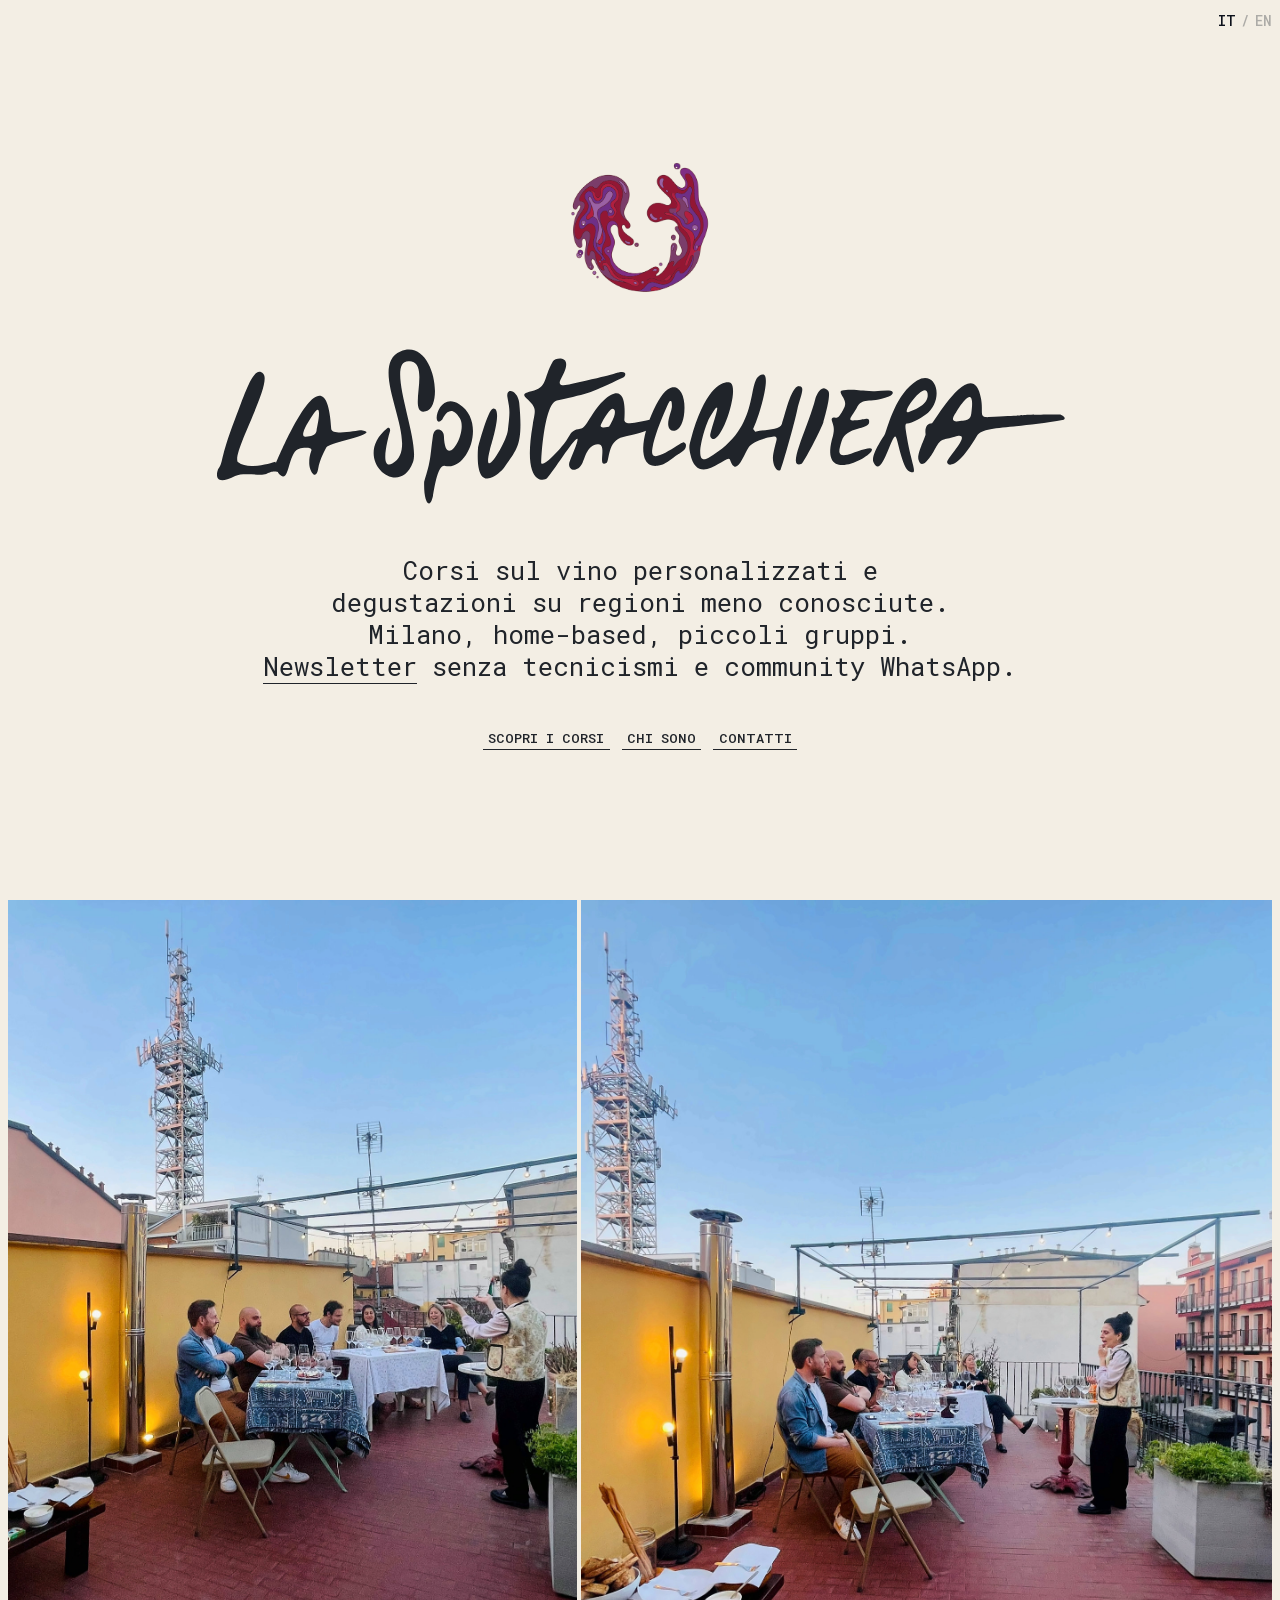
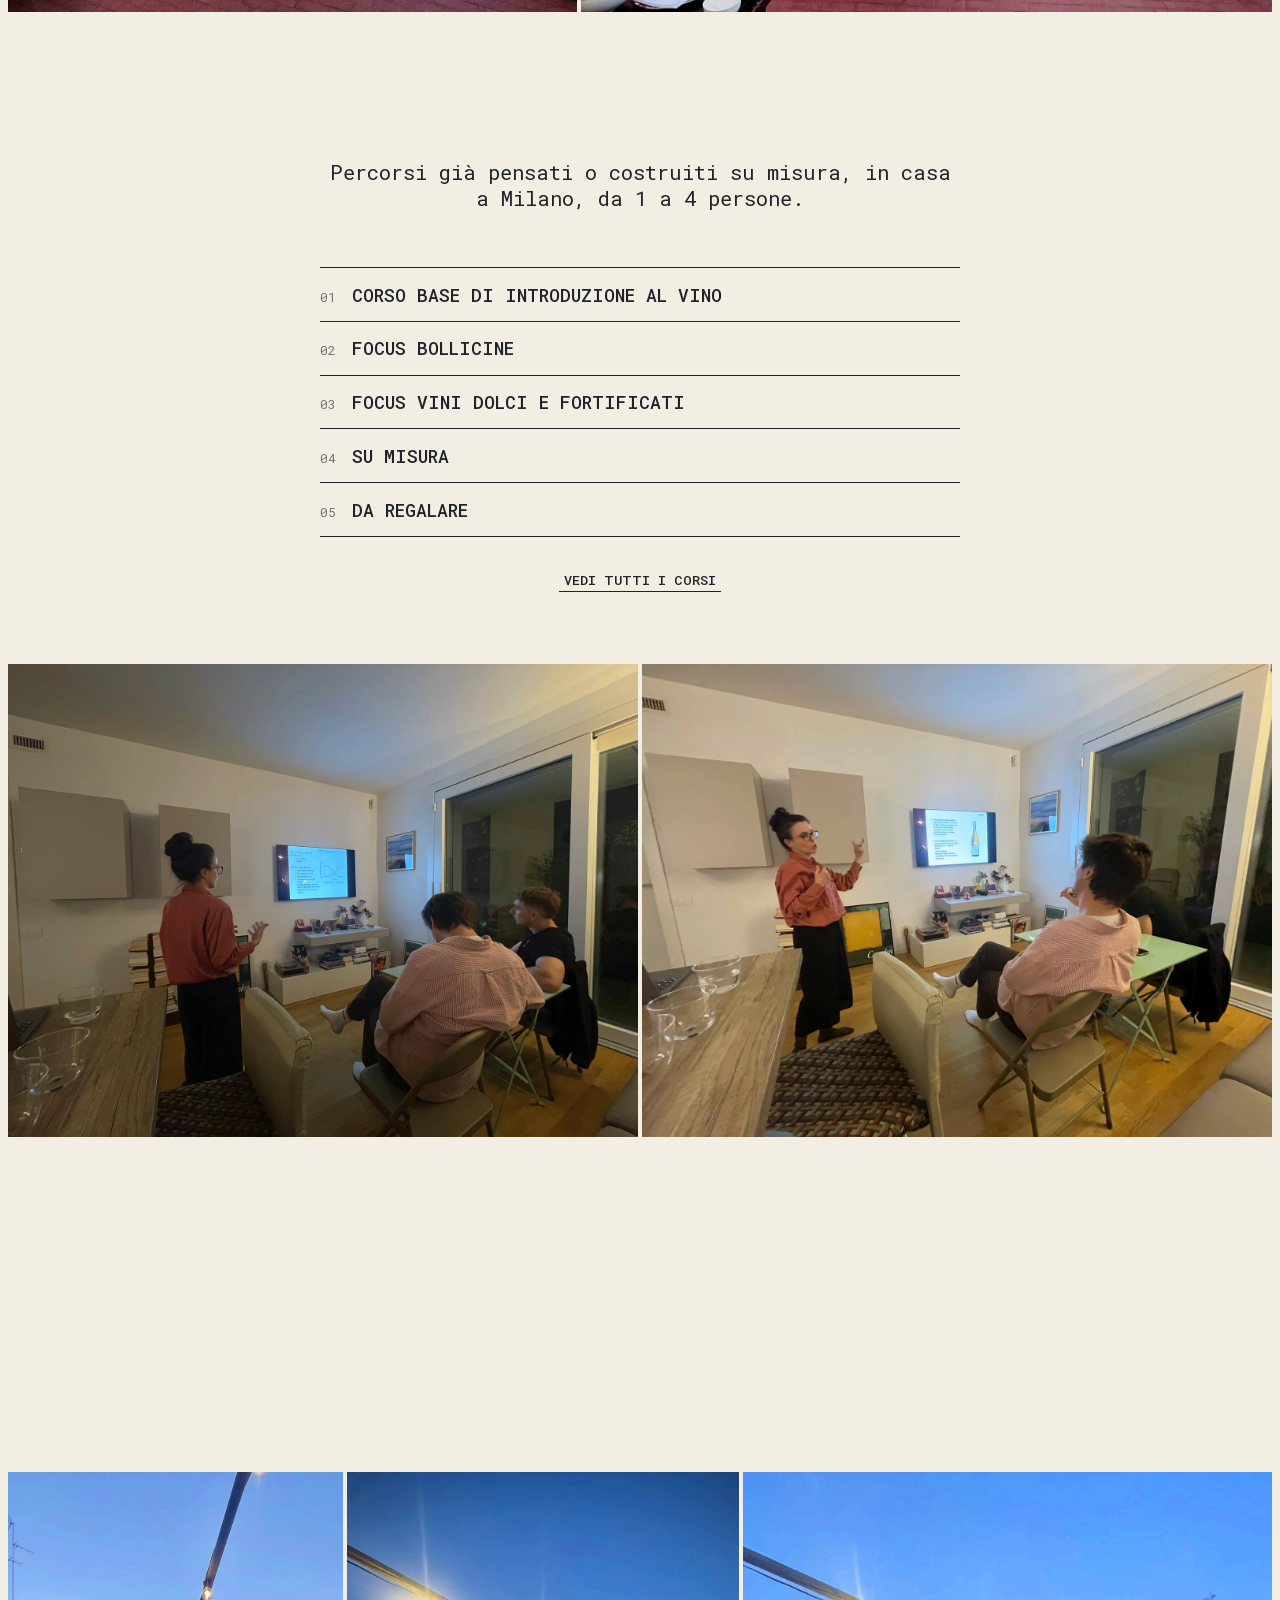
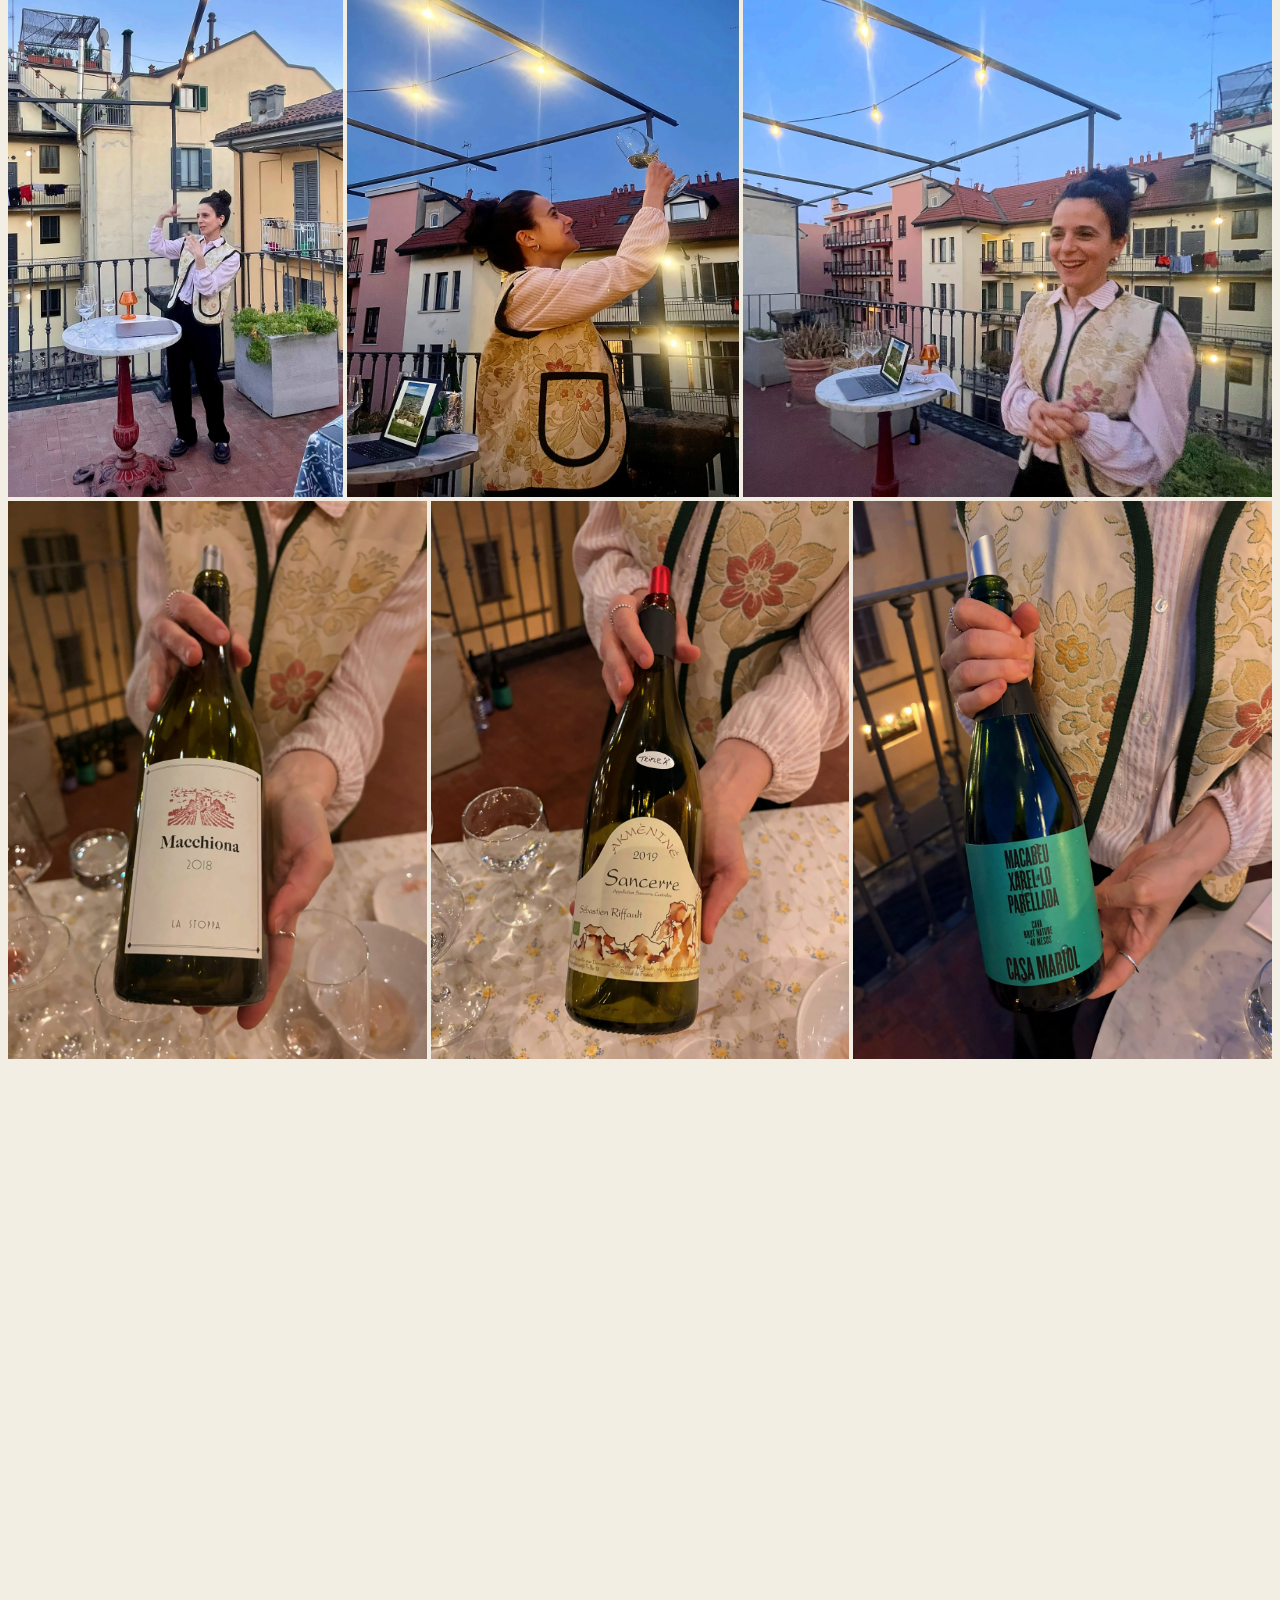
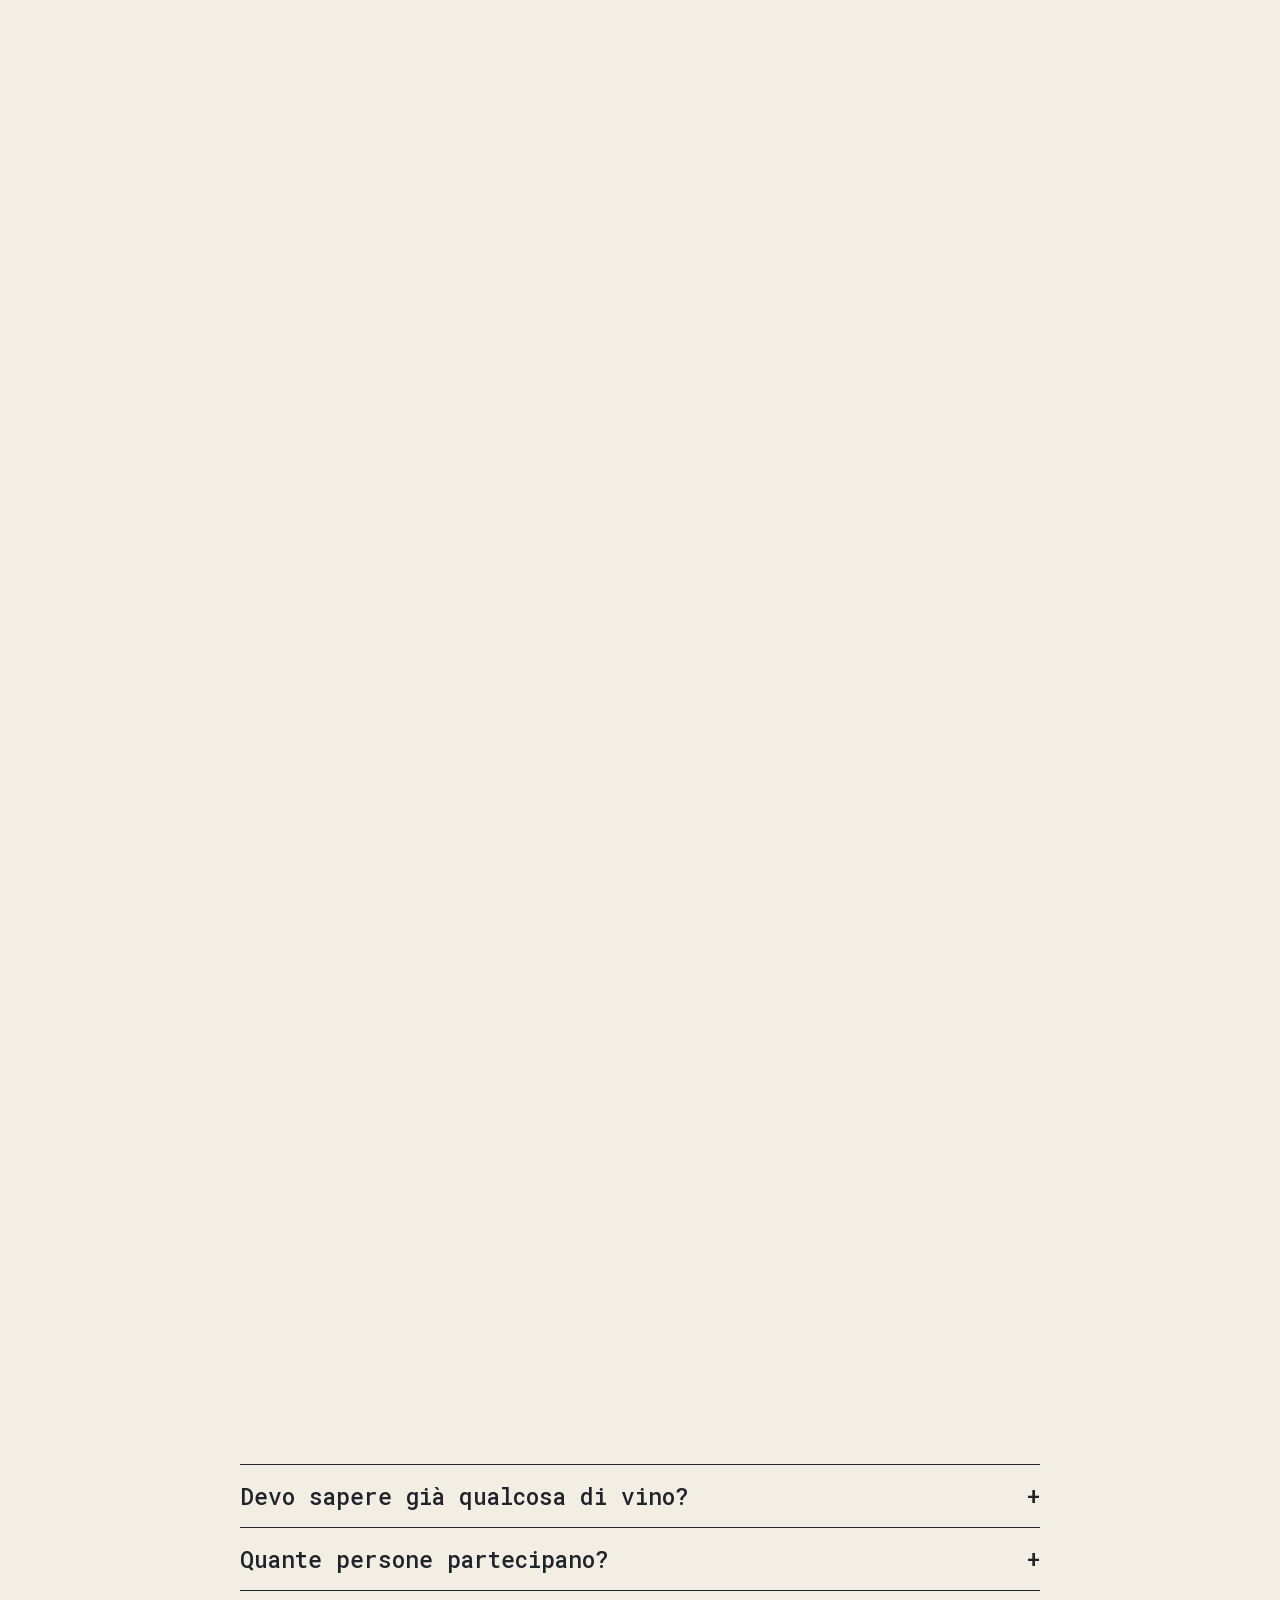
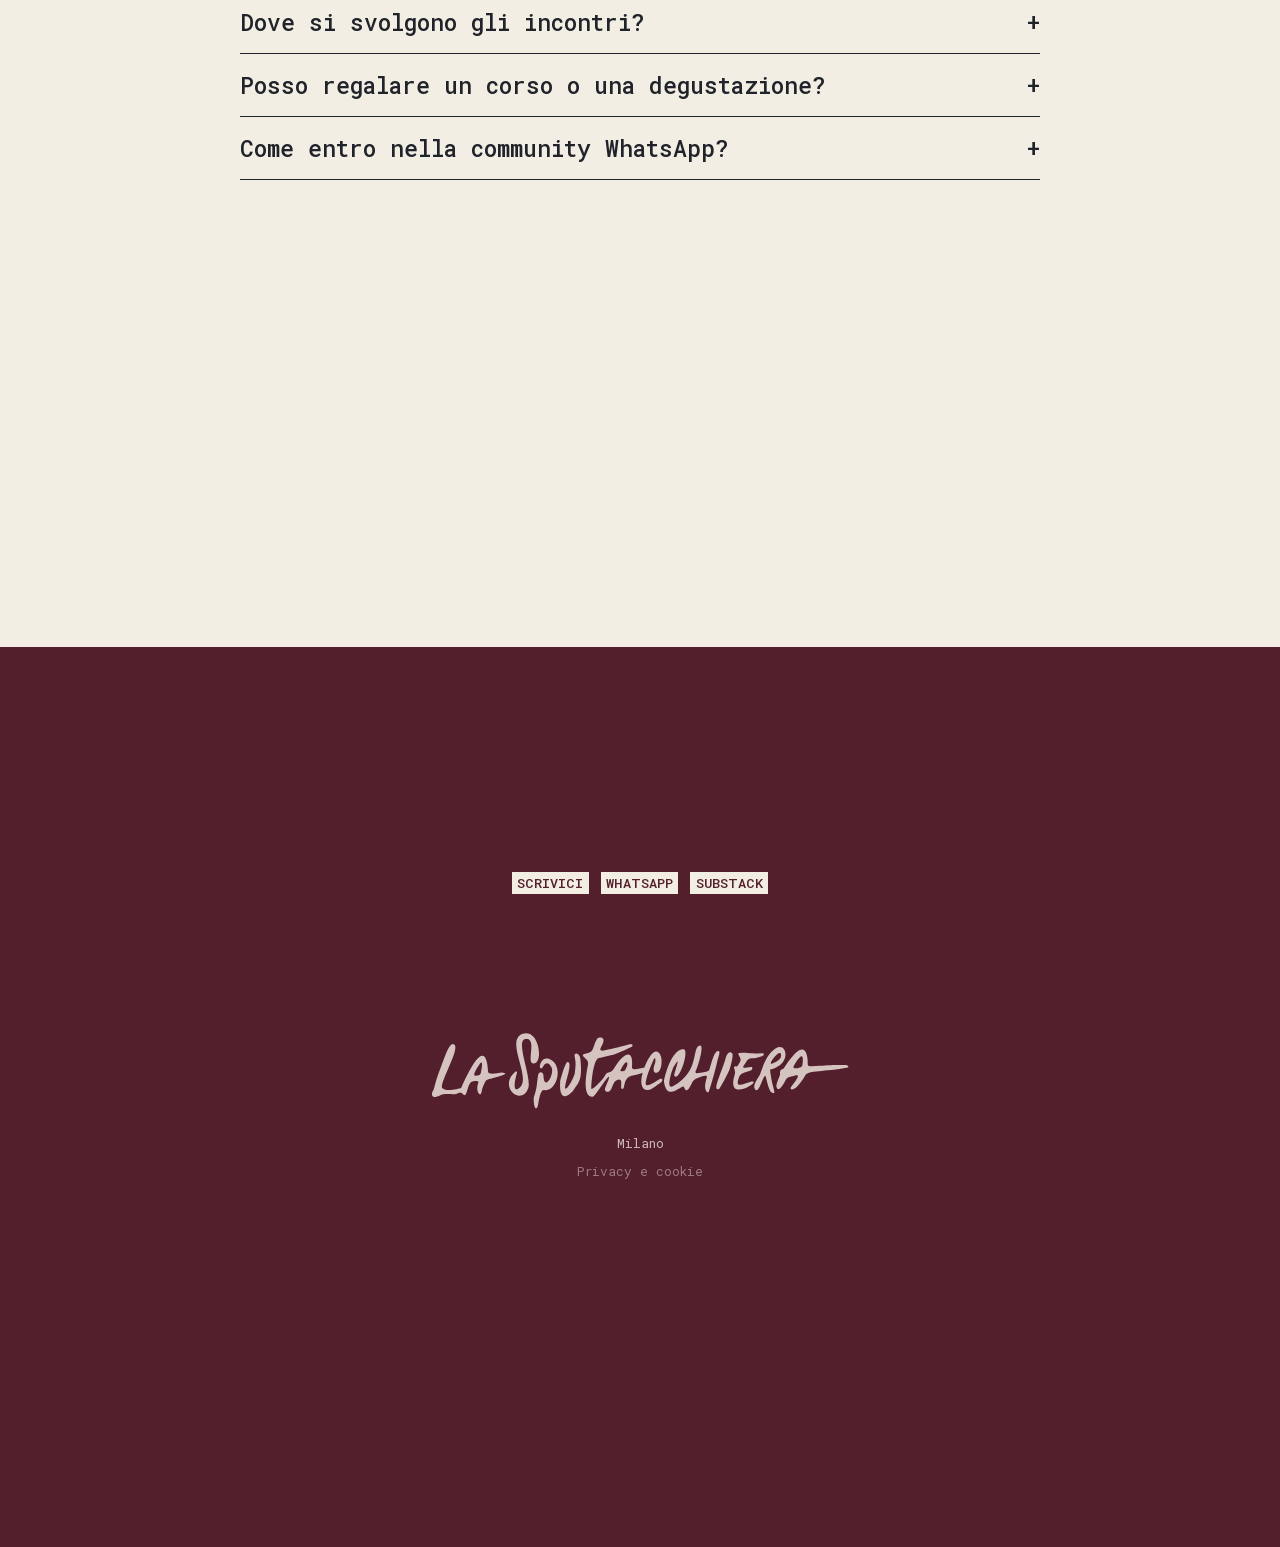
<file: index.html>
<!doctype html>
<html lang="it">
<head>
  <meta charset="utf-8">
  <meta name="viewport" content="width=device-width, initial-scale=1, viewport-fit=cover">
  <meta name="theme-color" content="#F3EEE4">
  <title>La Sputacchiera — Corsi di vino e degustazioni a Milano | Chiara Asselta</title>
  <meta name="description" content="Corsi sul vino personalizzati e degustazioni su regioni meno conosciute, in casa a Milano per 1–4 persone. Con Chiara Asselta, WSET Level 3. Newsletter senza tecnicismi e community WhatsApp.">
  <link rel="canonical" href="https://lasputacchiera.com/">
  <meta name="robots" content="index, follow">
  <!-- link previews (WhatsApp, Instagram, LinkedIn, Facebook) -->
  <meta property="og:type" content="website">
  <meta property="og:site_name" content="La Sputacchiera">
  <meta property="og:title" content="La Sputacchiera — Corsi di vino e degustazioni a Milano | Chiara Asselta">
  <meta property="og:description" content="Corsi sul vino personalizzati e degustazioni su regioni meno conosciute, in casa a Milano per 1–4 persone. Con Chiara Asselta, WSET Level 3. Newsletter senza tecnicismi e community WhatsApp.">
  <meta property="og:url" content="https://lasputacchiera.com/">
  <meta property="og:image" content="https://lasputacchiera.com/assets/og-preview.jpg">
  <meta property="og:image:width" content="1200">
  <meta property="og:image:height" content="630">
  <meta property="og:locale" content="it_IT">
  <meta property="og:locale:alternate" content="en_GB">
  <meta name="twitter:card" content="summary_large_image">
  <!-- who we are and what we offer, for search engines and AI assistants -->
  <script type="application/ld+json">
{
  "@context": "https://schema.org",
  "@graph": [
    {
      "@type": "Organization",
      "@id": "https://lasputacchiera.com/#org",
      "name": "La Sputacchiera",
      "url": "https://lasputacchiera.com/",
      "logo": "https://lasputacchiera.com/assets/logo-liquido.png",
      "image": "https://lasputacchiera.com/assets/og-preview.jpg",
      "description": "Corsi sul vino personalizzati e degustazioni su regioni meno conosciute, in casa a Milano, per piccoli gruppi.",
      "email": "chiara.asselta@gmail.com",
      "telephone": "+39 338 696 5363",
      "areaServed": {
        "@type": "City",
        "name": "Milano"
      },
      "founder": {
        "@id": "https://lasputacchiera.com/chi-sono.html#chiara"
      },
      "sameAs": [
        "https://lasputacchiera.substack.com/",
        "https://substack.com/@chiaraasselta"
      ]
    },
    {
      "@type": "Person",
      "@id": "https://lasputacchiera.com/chi-sono.html#chiara",
      "name": "Chiara Asselta",
      "jobTitle": "Fondatrice",
      "worksFor": {
        "@id": "https://lasputacchiera.com/#org"
      },
      "url": "https://lasputacchiera.com/chi-sono.html",
      "image": "https://lasputacchiera.com/assets/foto/terrazza-sorriso.jpg",
      "knowsAbout": [
        "vino",
        "degustazione",
        "WSET"
      ],
      "hasCredential": {
        "@type": "EducationalOccupationalCredential",
        "name": "WSET Level 3 Award in Wines"
      },
      "homeLocation": [
        {
          "@type": "City",
          "name": "Milano"
        },
        {
          "@type": "City",
          "name": "Damasco"
        }
      ],
      "sameAs": [
        "https://substack.com/@chiaraasselta"
      ]
    },
    {
      "@type": "WebSite",
      "@id": "https://lasputacchiera.com/#site",
      "name": "La Sputacchiera",
      "url": "https://lasputacchiera.com/",
      "inLanguage": [
        "it",
        "en"
      ],
      "publisher": {
        "@id": "https://lasputacchiera.com/#org"
      }
    }
  ]
}
  </script>
  <link rel="icon" type="image/png" href="assets/logo-liquido.png">
  <link rel="preload" href="assets/fonts/roboto-mono-latin.woff2" as="font" type="font/woff2" crossorigin>
  <link rel="stylesheet" href="style.css">
  <!--render:version--><meta name="content-version" content="kg07ea">
  <link rel="preload" href="content/live.json?v=kg07ea" as="fetch" crossorigin><!--/render:version-->
  <script>try{var l=new URLSearchParams(location.search).get('lang')||localStorage.getItem('lang');if(l==='en'||location.search.indexOf('anteprima')>-1)document.documentElement.classList.add('content-pending')}catch(e){}</script>
</head>
<body>

  <!-- Top bar: the label on the left follows the section in view -->
  <header class="topbar">
    <a href="#home" class="section-label" aria-live="polite">
      <span class="label-track"></span>
    </a>
    <div class="lang-switch" role="group" aria-label="Lingua / Language">
      <button type="button" data-lang="it">IT</button><span aria-hidden="true">/</span><button type="button" data-lang="en">EN</button>
    </div>
  </header>

  <main>
    <section id="home" class="section hero" data-label="label.home">
      <div class="hero-intro">
        <img class="liquid-logo" src="assets/logo-liquido.png" alt="">
        <h1 class="wordmark"><img src="assets/logo.svg" alt="La Sputacchiera"></h1>
        <p class="hero-text" data-i18n="hero.text">Corsi sul vino personalizzati e degustazioni su regioni meno conosciute.<br>Milano, home-based, piccoli gruppi.<br><a class="text-link" href="#newsletter">Newsletter</a> senza tecnicismi e community WhatsApp.</p>
        <div class="pills">
          <a class="pill" href="#corsi" data-i18n="hero.cta">SCOPRI I CORSI</a>
          <a class="pill" href="chi-sono.html" data-i18n="hero.about">CHI SONO</a>
          <a class="pill" href="#contatti" data-i18n="hero.contact">CONTATTI</a>
        </div>
      </div>

      <div class="gallery reveal">
        <!--render:gallery:home--><img src="assets/foto/terrazza-tavolata.jpg" data-i18n-alt="img.home.0" alt="Degustazione in terrazza" style="--r:0.8" loading="lazy">
        <img src="assets/foto/terrazza-tavolata-2.jpg" data-i18n-alt="img.home.1" alt="Tavolata in terrazza al tramonto" style="--r:0.97" loading="lazy"><!--/render:gallery:home-->
      </div>
    </section>

    <section id="corsi" class="section" data-label="label.corsi">
      <h2 class="visually-hidden" data-i18n="label.corsi">Corsi</h2>
      <p class="body-text reveal" data-i18n="corsi.teaser">Percorsi già pensati o costruiti su misura, in casa a Milano, da 1 a 4 persone.</p>
      <ol class="course-list reveal">
        <!--render:course-list--><li><a href="corsi.html#percorso-1"><span class="course-num">01</span><span data-i18n="course.c1.t">Corso base di introduzione al vino</span></a></li>
        <li><a href="corsi.html#percorso-2"><span class="course-num">02</span><span data-i18n="course.c2.t">Focus bollicine</span></a></li>
        <li><a href="corsi.html#percorso-3"><span class="course-num">03</span><span data-i18n="course.c3.t">Focus vini dolci e fortificati</span></a></li>
        <li><a href="corsi.html#percorso-4"><span class="course-num">04</span><span data-i18n="course.sumisura.t">Su misura</span></a></li>
        <li><a href="corsi.html#percorso-5"><span class="course-num">05</span><span data-i18n="course.regalo.t">Da regalare</span></a></li><!--/render:course-list-->
      </ol>
      <div class="pills reveal">
        <a class="pill" href="corsi.html" data-i18n="corsi.all">VEDI TUTTI I CORSI</a>
      </div>
      <div class="gallery reveal">
        <!--render:gallery:corsi--><img src="assets/foto/presentazione-1.jpg" data-i18n-alt="img.corsi.0" alt="Lezione sul vino in casa" style="--r:1.333" loading="lazy">
        <img src="assets/foto/presentazione-2.jpg" data-i18n-alt="img.corsi.1" alt="Piccolo gruppo durante un corso" style="--r:1.333" loading="lazy"><!--/render:gallery:corsi-->
      </div>
    </section>

    <section id="degustazioni" class="section" data-label="label.degustazioni">
      <h2 class="visually-hidden" data-i18n="label.degustazioni">Degustazioni</h2>
      <p class="body-text reveal" data-i18n="degustazioni.intro">Serate a tema dedicate a regioni e produttori che si incontrano di rado: cinque vini, qualcosa da mangiare e le storie di chi li fa. In casa, a Milano, con sei-dieci persone attorno allo stesso tavolo.</p>
      <div class="gallery reveal">
        <!--render:gallery:degustazioni-1--><img src="assets/foto/terrazza-racconto.jpg" data-i18n-alt="img.degustazioni-1.0" alt="Racconto del vino in terrazza" style="--r:0.536" loading="lazy">
        <img src="assets/foto/terrazza-calice.jpg" data-i18n-alt="img.degustazioni-1.1" alt="Calice alzato controluce" style="--r:0.627" loading="lazy">
        <img src="assets/foto/terrazza-sorriso.jpg" data-i18n-alt="img.degustazioni-1.2" alt="Sorriso durante la degustazione" style="--r:0.846" loading="lazy"><!--/render:gallery:degustazioni-1-->
      </div>
      <div class="gallery reveal">
        <!--render:gallery:degustazioni-2--><img src="assets/foto/bottiglia-macchiona.jpg" data-i18n-alt="img.degustazioni-2.0" alt="Bottiglia presentata durante la degustazione" style="--r:0.75" loading="lazy">
        <img src="assets/foto/bottiglia-sancerre.jpg" data-i18n-alt="img.degustazioni-2.1" alt="Bottiglia presentata durante la degustazione" style="--r:0.75" loading="lazy">
        <img src="assets/foto/bottiglia-casa-mariol.jpg" data-i18n-alt="img.degustazioni-2.2" alt="Bottiglia presentata durante la degustazione" style="--r:0.75" loading="lazy"><!--/render:gallery:degustazioni-2-->
      </div>
    </section>

    <section id="collaborazioni" class="section" data-label="label.collaborazioni">
      <h2 class="visually-hidden" data-i18n="label.collaborazioni">Collaborazioni</h2>
      <p class="body-text reveal" data-i18n="collab.intro">Lavoriamo con chi ha qualcosa da raccontare sul vino: cantine, enoteche, ristoranti e aziende. Ogni collaborazione nasce da un’idea condivisa e da un pubblico curioso.</p>
      <ul class="tags reveal">
        <li data-i18n="collab.t1">Serate con i produttori</li>
        <li data-i18n="collab.t2">Eventi privati</li>
        <li data-i18n="collab.t3">Team building aziendali</li>
        <li data-i18n="collab.t4">Carte dei vini e consulenze</li>
      </ul>
      <div class="gallery reveal">
        <!--render:gallery:collaborazioni--><img src="assets/foto/terrazza-dal-basso.jpg" data-i18n-alt="img.collaborazioni.0" alt="La terrazza vista dal basso" style="--r:0.75" loading="lazy">
        <img src="assets/foto/terrazza-dal-basso-2.jpg" data-i18n-alt="img.collaborazioni.1" alt="Ospiti in terrazza" style="--r:0.75" loading="lazy">
        <img src="assets/foto/terrazza-notte.jpg" data-i18n-alt="img.collaborazioni.2" alt="La terrazza di notte" style="--r:0.75" loading="lazy"><!--/render:gallery:collaborazioni-->
      </div>
    </section>

    <section id="newsletter" class="section" data-label="label.newsletter">
      <h2 class="visually-hidden" data-i18n="label.newsletter">Newsletter</h2>
      <div class="nl-grid">
        <div class="nl-intro reveal">
          <p class="nl-kicker">Substack</p>
          <p class="nl-name">La Sputacchiera</p>
          <p class="nl-desc" data-i18n="nl.desc">Riflessioni, storie e approfondimenti scaturiti dal mondo del vino e dell’alcol. Senza tecnicismi e note di degustazione. Esce senza cadenza fissa, quando ho qualcosa da dire.</p>
          <form class="nl-form" action="https://lasputacchiera.substack.com/subscribe" method="get" target="_blank">
            <label class="visually-hidden" for="nl-email" data-i18n="nl.email">La tua email</label>
            <input id="nl-email" type="email" name="email" required autocomplete="email" placeholder="La tua email" data-i18n-placeholder="nl.email">
            <button class="pill" type="submit" data-i18n="nl.subscribe">ISCRIVITI</button>
          </form>
          <p class="nl-note" data-i18n="nl.note">Gratuita. Ti porta su Substack per confermare. <a class="text-link" href="privacy.html">Privacy</a></p>
          <a class="nl-follow" href="https://substack.com/@chiaraasselta" target="_blank" rel="noopener" data-i18n="nl.follow">Segui Chiara su Substack</a>
        </div>
        <!--render:nl-post--><a class="nl-post reveal" href="https://lasputacchiera.substack.com/p/arak-ghoul-e-alambicchi" target="_blank" rel="noopener">
          <picture>
            <source media="(max-width: 640px)" srcset="assets/foto/newsletter-arak-thumb.jpg">
            <img src="assets/foto/newsletter-arak.jpg" alt="" loading="lazy">
          </picture>
          <span class="nl-post-meta" data-i18n="nl.latest">Ultimo articolo · 17 settembre 2026</span>
          <span class="nl-post-title">Arak, ghoul e alambicchi</span>
          <span class="nl-post-read" data-i18n="nl.read">Leggi su Substack</span>
        </a><!--/render:nl-post-->
      </div>
    </section>

    <section id="faq" class="section" data-label="label.faq">
      <h2 class="visually-hidden" data-i18n="label.faq">FAQ</h2>
      <div class="faq reveal">
        <!--render:faq--><details><summary data-i18n="faq.0.q">Devo sapere già qualcosa di vino?</summary><p data-i18n="faq.0.a">Dipende dal corso. Il corso base è pensato per chi non ne sa niente; i focus su bollicine e su vini dolci e fortificati richiedono un’infarinatura dei fondamentali. Se hai dubbi, decidiamo insieme se hai un livello adeguato.</p></details>
        <details><summary data-i18n="faq.1.q">Quante persone partecipano?</summary><p data-i18n="faq.1.a">I corsi sono per 1 persona o piccoli gruppi, fino a 4 partecipanti al massimo.</p></details>
        <details><summary data-i18n="faq.2.q">Dove si svolgono gli incontri?</summary><p data-i18n="faq.2.a">A Milano, in casa privata, in zona San Siro o zona City Life.</p></details>
        <details><summary data-i18n="faq.3.q">Posso regalare un corso o una degustazione?</summary><p data-i18n="faq.3.a">Sì, scrivici e prepariamo un buono regalo personalizzato.</p></details>
        <details><summary data-i18n="faq.4.q">Come entro nella community WhatsApp?</summary><p data-i18n="faq.4.a">Scrivici su WhatsApp o via email: ti aggiungiamo al gruppo e alla newsletter, senza tecnicismi.</p></details><!--/render:faq-->
      </div>
    </section>

    <section id="contatti" class="section contact" data-label="label.contatti">
      <h2 class="visually-hidden" data-i18n="label.contatti">Contatti</h2>
      <p class="body-text contact-info reveal">
        <a href="mailto:chiara.asselta@gmail.com">chiara.asselta@gmail.com</a><br>
        <a href="tel:+393386965363">+39 338 696 5363</a>
      </p>
      <div class="pills">
        <a class="pill" href="mailto:chiara.asselta@gmail.com" data-i18n="contact.write">SCRIVICI</a>
        <a class="pill" href="https://wa.me/393386965363" target="_blank" rel="noopener">WHATSAPP</a>
        <a class="pill" href="https://substack.com/@chiaraasselta" target="_blank" rel="noopener">SUBSTACK</a>
      </div>
      <footer class="footer">
        <img class="footer-logo" src="assets/logo.svg" alt="La Sputacchiera">
        <small data-i18n="footer.place">Milano</small>
        <a class="legal-link" href="privacy.html" data-i18n="footer.privacy">Privacy e cookie</a>
      </footer>
    </section>
  </main>

  <script type="module" src="script.js"></script>
  <script src="analytics.js"></script>
</body>
</html>
</file>
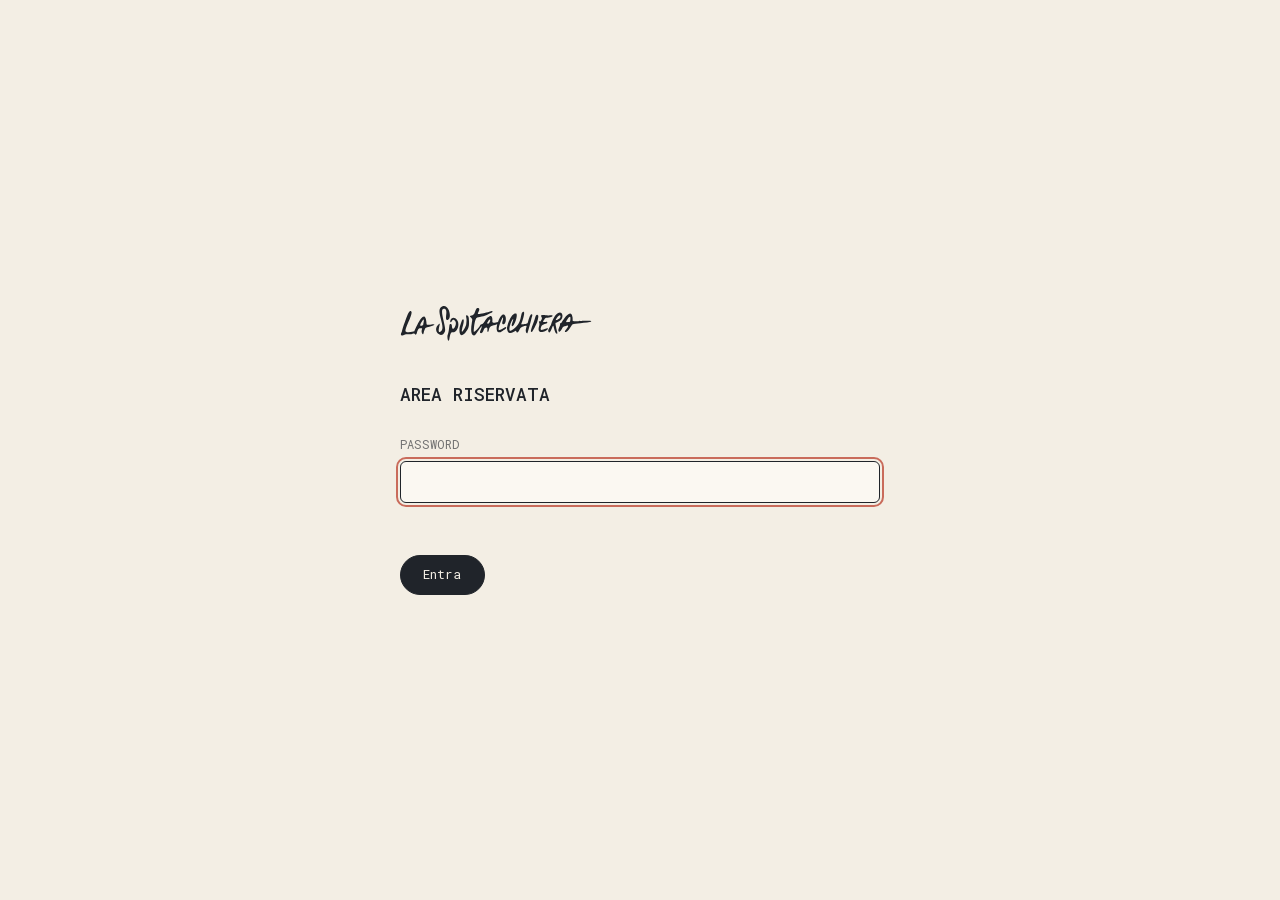
<file: admin/index.html>
<!doctype html>
<html lang="it">
<head>
  <meta charset="utf-8">
  <meta name="viewport" content="width=device-width, initial-scale=1, viewport-fit=cover">
  <meta name="robots" content="noindex, nofollow">
  <meta name="theme-color" content="#F3EEE4">
  <title>Area riservata — La Sputacchiera</title>
  <link rel="icon" type="image/png" href="../assets/logo-liquido.png">
  <link rel="preload" href="../assets/fonts/roboto-mono-latin.woff2" as="font" type="font/woff2" crossorigin>
  <link rel="stylesheet" href="admin.css">
</head>
<body data-view="edit">
  <main id="gate" class="gate" hidden></main>

  <div id="app" class="app" hidden>
    <header class="bar">
      <div class="brand"><img src="../assets/logo-liquido.png" alt=""><span>Area riservata</span><small id="mode"></small></div>
      <p id="status" class="status" role="status"></p>
      <div class="actions">
        <button id="undo" type="button" class="ghost">Annulla modifiche</button>
        <button id="save" type="button" class="primary">Salva bozza</button>
        <span class="sep" aria-hidden="true"></span>
        <a id="site-preview" href="../index.html?anteprima" class="button ghost" target="_blank" rel="noopener">Guarda l’anteprima del sito</a>
        <button id="publish" type="button" class="accent">Pubblica</button>
        <details class="more">
          <summary>Altro</summary>
          <div class="menu">
            <a id="phone-preview" href="telefono.html" target="_blank" rel="noopener">Anteprima del sito su telefono</a>
            <button id="discard" type="button">Scarta la bozza</button>
            <button id="versions" type="button">Versioni pubblicate</button>
            <button id="password" type="button">Cambia password</button>
            <a href="../index.html" target="_blank" rel="noopener">Apri il sito pubblicato</a>
            <button id="logout" type="button">Esci</button>
          </div>
        </details>
      </div>
    </header>

    <nav id="views" class="views" aria-label="Vista">
      <button type="button" data-view="edit">Modifica</button>
      <button type="button" data-view="preview">Anteprima</button>
    </nav>

    <div class="work">
      <section class="side" aria-label="Contenuti">
        <nav id="groups" class="groups" aria-label="Sezioni del sito"></nav>
        <p class="tip">Clicca un testo o una foto nell’anteprima per modificarlo. Per un link scrivi [testo](indirizzo). Se lasci vuoto l’inglese, il sito mostra l’italiano.</p>
        <div id="editor" class="editor"></div>
      </section>

      <section class="view" aria-label="Anteprima delle modifiche">
        <div class="view-bar">
          <div id="pages" class="seg"></div>
          <div id="devices" class="seg">
            <button type="button" data-device="desktop">Computer</button>
            <button type="button" data-device="phone">Telefono</button>
          </div>
        </div>
        <div id="stage" class="stage"><iframe id="frame" title="Anteprima del sito con le modifiche"></iframe></div>
      </section>
    </div>
  </div>

  <div id="notices" class="notices" aria-live="polite"></div>
  <div class="busy-veil"><span id="busy-label"></span></div>

  <script type="module" src="admin.js"></script>
</body>
</html>
</file>
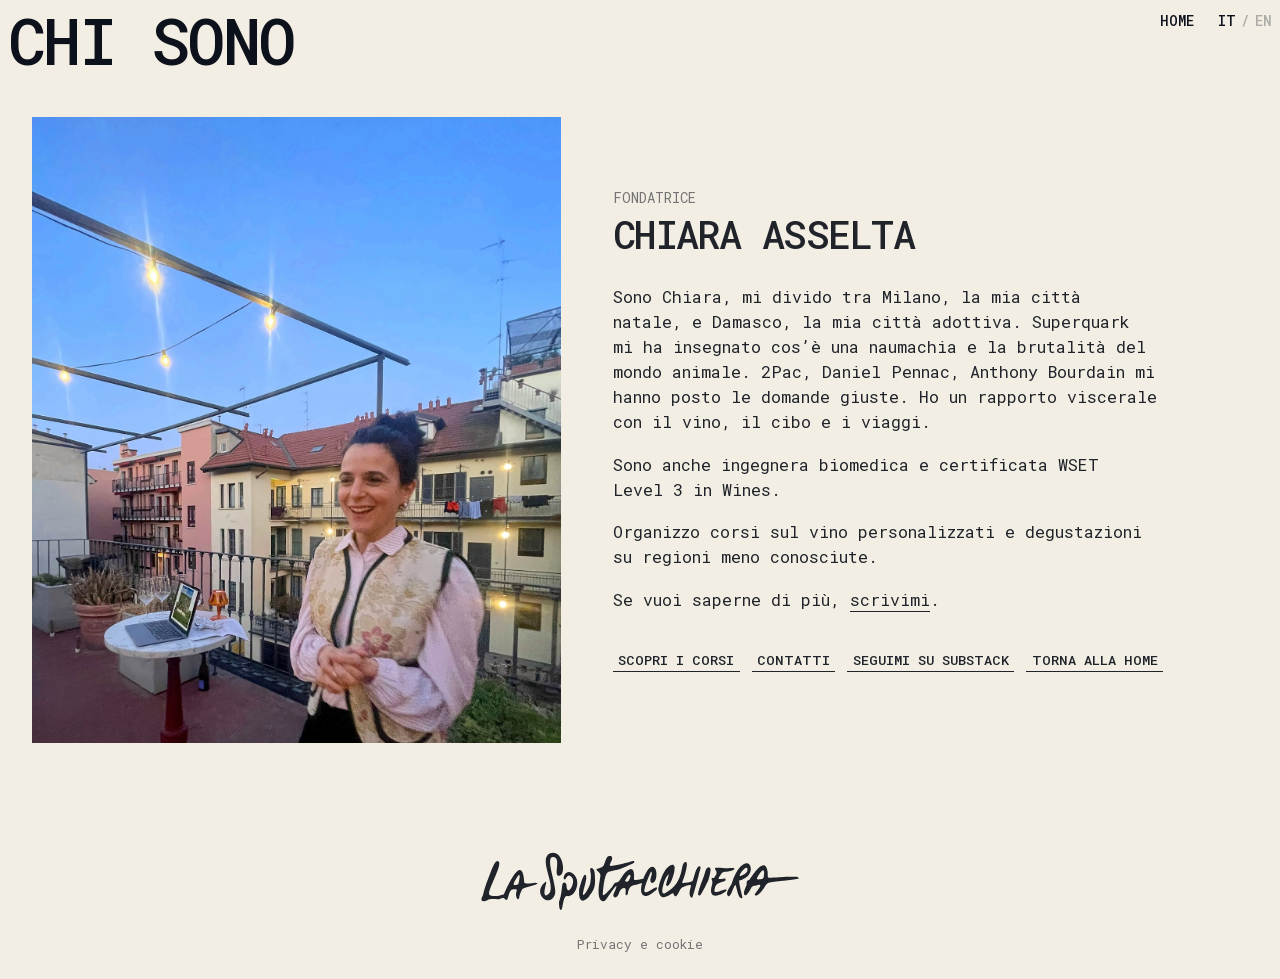
<file: chi-sono.html>
<!doctype html>
<html lang="it">
<head>
  <meta charset="utf-8">
  <meta name="viewport" content="width=device-width, initial-scale=1, viewport-fit=cover">
  <meta name="theme-color" content="#F3EEE4">
  <title>Chiara Asselta — Chi sono | La Sputacchiera</title>
  <meta name="description" content="Chiara Asselta, fondatrice de La Sputacchiera: tra Milano e Damasco, ingegnera biomedica e certificata WSET Level 3 in Wines. Corsi sul vino e degustazioni a Milano.">
  <link rel="canonical" href="https://lasputacchiera.com/chi-sono.html">
  <meta name="robots" content="index, follow">
  <!-- link previews (WhatsApp, Instagram, LinkedIn, Facebook) -->
  <meta property="og:type" content="website">
  <meta property="og:site_name" content="La Sputacchiera">
  <meta property="og:title" content="Chiara Asselta — Chi sono | La Sputacchiera">
  <meta property="og:description" content="Chiara Asselta, fondatrice de La Sputacchiera: tra Milano e Damasco, ingegnera biomedica e certificata WSET Level 3 in Wines. Corsi sul vino e degustazioni a Milano.">
  <meta property="og:url" content="https://lasputacchiera.com/chi-sono.html">
  <meta property="og:image" content="https://lasputacchiera.com/assets/og-preview.jpg">
  <meta property="og:image:width" content="1200">
  <meta property="og:image:height" content="630">
  <meta property="og:locale" content="it_IT">
  <meta property="og:locale:alternate" content="en_GB">
  <meta name="twitter:card" content="summary_large_image">
  <!-- who we are and what we offer, for search engines and AI assistants -->
  <script type="application/ld+json">
{
  "@context": "https://schema.org",
  "@graph": [
    {
      "@type": "ProfilePage",
      "mainEntity": {
        "@type": "Person",
        "@id": "https://lasputacchiera.com/chi-sono.html#chiara",
        "name": "Chiara Asselta",
        "jobTitle": "Fondatrice",
        "worksFor": {
          "@id": "https://lasputacchiera.com/#org"
        },
        "url": "https://lasputacchiera.com/chi-sono.html",
        "image": "https://lasputacchiera.com/assets/foto/terrazza-sorriso.jpg",
        "knowsAbout": [
          "vino",
          "degustazione",
          "WSET"
        ],
        "hasCredential": {
          "@type": "EducationalOccupationalCredential",
          "name": "WSET Level 3 Award in Wines"
        },
        "homeLocation": [
          {
            "@type": "City",
            "name": "Milano"
          },
          {
            "@type": "City",
            "name": "Damasco"
          }
        ],
        "sameAs": [
          "https://substack.com/@chiaraasselta"
        ]
      },
      "url": "https://lasputacchiera.com/chi-sono.html"
    },
    {
      "@type": "Organization",
      "@id": "https://lasputacchiera.com/#org",
      "name": "La Sputacchiera",
      "url": "https://lasputacchiera.com/",
      "logo": "https://lasputacchiera.com/assets/logo-liquido.png",
      "image": "https://lasputacchiera.com/assets/og-preview.jpg",
      "description": "Corsi sul vino personalizzati e degustazioni su regioni meno conosciute, in casa a Milano, per piccoli gruppi.",
      "email": "chiara.asselta@gmail.com",
      "telephone": "+39 338 696 5363",
      "areaServed": {
        "@type": "City",
        "name": "Milano"
      },
      "founder": {
        "@id": "https://lasputacchiera.com/chi-sono.html#chiara"
      },
      "sameAs": [
        "https://lasputacchiera.substack.com/",
        "https://substack.com/@chiaraasselta"
      ]
    }
  ]
}
  </script>
  <link rel="icon" type="image/png" href="assets/logo-liquido.png">
  <link rel="preload" href="assets/fonts/roboto-mono-latin.woff2" as="font" type="font/woff2" crossorigin>
  <link rel="stylesheet" href="style.css">
  <!--render:version--><meta name="content-version" content="kg07ea">
  <link rel="preload" href="content/live.json?v=kg07ea" as="fetch" crossorigin><!--/render:version-->
  <script>try{var l=new URLSearchParams(location.search).get('lang')||localStorage.getItem('lang');if(l==='en'||location.search.indexOf('anteprima')>-1)document.documentElement.classList.add('content-pending')}catch(e){}</script>
</head>
<body>

  <header class="topbar">
    <a href="index.html" class="section-label" aria-live="polite">
      <span class="label-track"></span>
    </a>
    <div class="topbar-right">
      <a class="back-home" href="index.html" data-i18n="nav.home">Home</a>
      <div class="lang-switch" role="group" aria-label="Lingua / Language">
        <button type="button" data-lang="it">IT</button><span aria-hidden="true">/</span><button type="button" data-lang="en">EN</button>
      </div>
    </div>
  </header>

  <main>
    <section id="chi-sono" class="section about" data-label="label.about">
      <h1 class="visually-hidden" data-i18n="label.about">Chi sono</h1>
      <div class="about-grid">
        <figure class="about-photo reveal">
          <!--render:about-photo--><img src="assets/foto/terrazza-sorriso.jpg" data-i18n-alt="img.about" alt="Chiara durante una degustazione in terrazza"><!--/render:about-photo-->
        </figure>
        <div class="about-text reveal">
          <p class="about-role" data-i18n="about.role">Fondatrice</p>
          <p class="about-name">Chiara Asselta</p>
          <p data-i18n="about.p1">Sono Chiara, mi divido tra Milano, la mia città natale, e Damasco, la mia città adottiva. Superquark mi ha insegnato cos’è una naumachia e la brutalità del mondo animale. 2Pac, Daniel Pennac, Anthony Bourdain mi hanno posto le domande giuste. Ho un rapporto viscerale con il vino, il cibo e i viaggi.</p>
          <p data-i18n="about.p2">Sono anche ingegnera biomedica e certificata WSET Level 3 in Wines.</p>
          <p data-i18n="about.p3">Organizzo corsi sul vino personalizzati e degustazioni su regioni meno conosciute.</p>
          <p data-i18n="about.p4">Se vuoi saperne di più, <a class="text-link" href="mailto:chiara.asselta@gmail.com">scrivimi</a>.</p>
          <div class="pills">
            <a class="pill" href="index.html#corsi" data-i18n="hero.cta">SCOPRI I CORSI</a>
            <a class="pill" href="index.html#contatti" data-i18n="hero.contact">CONTATTI</a>
            <a class="pill" href="https://substack.com/@chiaraasselta" target="_blank" rel="noopener" data-i18n="about.substack">SEGUIMI SU SUBSTACK</a>
            <a class="pill" href="index.html" data-i18n="nav.back">TORNA ALLA HOME</a>
          </div>
        </div>
      </div>
      <a class="about-home" href="index.html"><img src="assets/logo.svg" alt="La Sputacchiera"></a>
      <a class="legal-link" href="privacy.html" data-i18n="footer.privacy">Privacy e cookie</a>
    </section>
  </main>

  <script type="module" src="script.js"></script>
  <script src="analytics.js"></script>
</body>
</html>
</file>
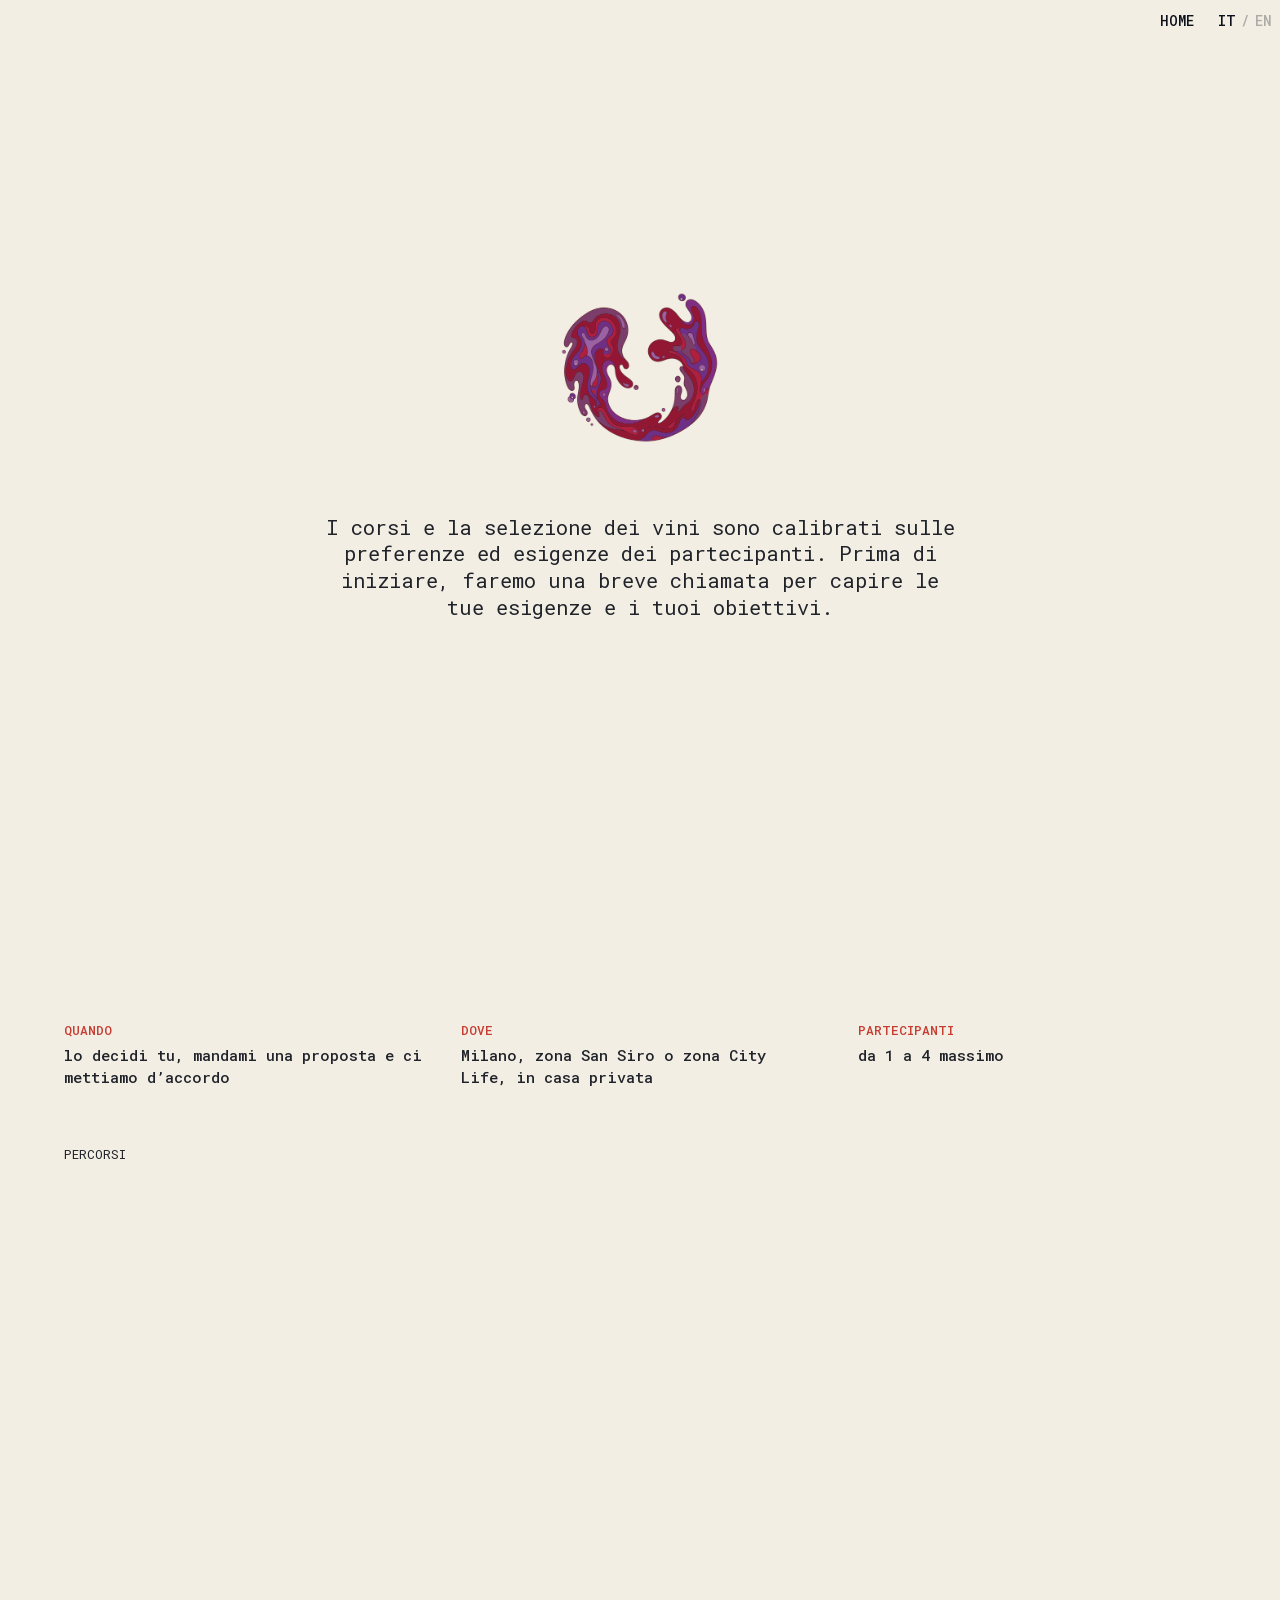
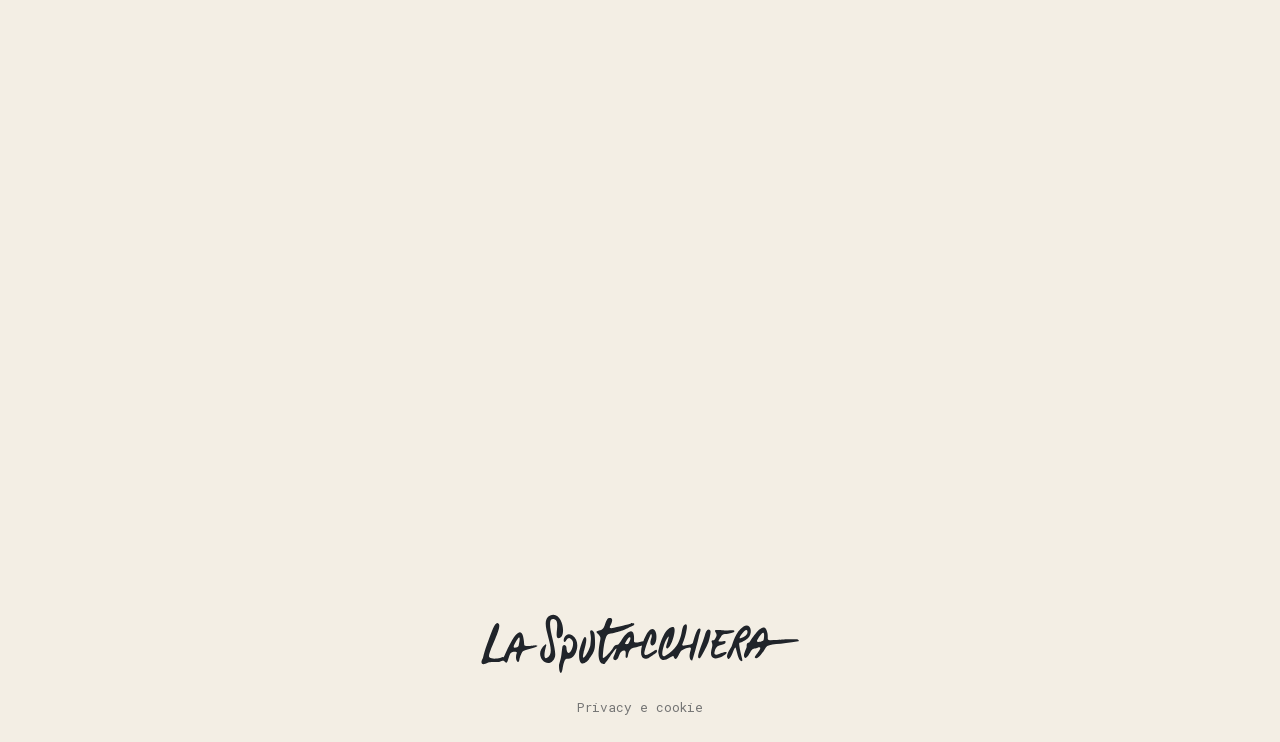
<file: corsi.html>
<!doctype html>
<html lang="it">
<head>
  <meta charset="utf-8">
  <meta name="viewport" content="width=device-width, initial-scale=1, viewport-fit=cover">
  <meta name="theme-color" content="#F3EEE4">
  <title>Corsi di vino a Milano — La Sputacchiera</title>
  <meta name="description" content="Corso base di introduzione al vino, focus bollicine, focus vini dolci e fortificati, percorsi su misura e da regalare. In casa a Milano, da 1 a 4 persone, quando decidi tu.">
  <link rel="canonical" href="https://lasputacchiera.com/corsi.html">
  <meta name="robots" content="index, follow">
  <!-- link previews (WhatsApp, Instagram, LinkedIn, Facebook) -->
  <meta property="og:type" content="website">
  <meta property="og:site_name" content="La Sputacchiera">
  <meta property="og:title" content="Corsi di vino a Milano — La Sputacchiera">
  <meta property="og:description" content="Corso base di introduzione al vino, focus bollicine, focus vini dolci e fortificati, percorsi su misura e da regalare. In casa a Milano, da 1 a 4 persone, quando decidi tu.">
  <meta property="og:url" content="https://lasputacchiera.com/corsi.html">
  <meta property="og:image" content="https://lasputacchiera.com/assets/og-preview.jpg">
  <meta property="og:image:width" content="1200">
  <meta property="og:image:height" content="630">
  <meta property="og:locale" content="it_IT">
  <meta property="og:locale:alternate" content="en_GB">
  <meta name="twitter:card" content="summary_large_image">
  <!-- who we are and what we offer, for search engines and AI assistants -->
  <!--render:jsonld-corsi-->
  <script type="application/ld+json">
{
  "@context": "https://schema.org",
  "@graph": [
    {
      "@type": "Organization",
      "@id": "https://lasputacchiera.com/#org",
      "name": "La Sputacchiera",
      "url": "https://lasputacchiera.com/",
      "logo": "https://lasputacchiera.com/assets/logo-liquido.png",
      "image": "https://lasputacchiera.com/assets/og-preview.jpg",
      "description": "Corsi sul vino personalizzati e degustazioni su regioni meno conosciute, in casa a Milano, per piccoli gruppi.",
      "email": "chiara.asselta@gmail.com",
      "telephone": "+39 338 696 5363",
      "areaServed": {
        "@type": "City",
        "name": "Milano"
      },
      "founder": {
        "@id": "https://lasputacchiera.com/chi-sono.html#chiara"
      },
      "sameAs": [
        "https://lasputacchiera.substack.com/",
        "https://substack.com/@chiaraasselta"
      ]
    },
    {
      "@type": "ItemList",
      "name": "Corsi di vino — La Sputacchiera",
      "itemListElement": [
        {
          "@type": "ListItem",
          "position": 1,
          "item": {
            "@type": "Course",
            "name": "Corso base di introduzione al vino",
            "description": "Per chi non ne sa niente, ma vuole imparare concretamente a scegliere i vini, senza prendere delle sòle. Una spruzzata di teoria sui fondamentali e degustazione di 7 o 8 vini da vitigni internazionali (es: Chardonnay, Pinot Nero) o italiani (es: Trebbiano, Nebbiolo), a tua scelta. 8h.",
            "inLanguage": "it",
            "url": "https://lasputacchiera.com/corsi.html#percorso-1",
            "provider": {
              "@id": "https://lasputacchiera.com/#org"
            },
            "hasCourseInstance": {
              "@type": "CourseInstance",
              "courseMode": "onsite",
              "location": {
                "@type": "Place",
                "name": "Milano (San Siro / CityLife), in casa privata"
              }
            }
          }
        },
        {
          "@type": "ListItem",
          "position": 2,
          "item": {
            "@type": "Course",
            "name": "Focus bollicine",
            "description": "Per gli amanti delle bolle, faremo una carrellata dei principali vini spumanti del mondo, degustando 8 vini ed evidenziando le differenze tra gli stili. Tra il Prosecco del baretto sotto casa o il Dom Pérignon c’è un ventaglio di possibilità che ti aspetta. Non adatto a chi non sa nulla di vino, un’infarinatura dei fondamentali è d’obbligo. Se hai dubbi, possiamo decidere insieme se hai un livello adeguato. 6h.",
            "inLanguage": "it",
            "url": "https://lasputacchiera.com/corsi.html#percorso-2",
            "provider": {
              "@id": "https://lasputacchiera.com/#org"
            },
            "hasCourseInstance": {
              "@type": "CourseInstance",
              "courseMode": "onsite",
              "location": {
                "@type": "Place",
                "name": "Milano (San Siro / CityLife), in casa privata"
              }
            }
          }
        },
        {
          "@type": "ListItem",
          "position": 3,
          "item": {
            "@type": "Course",
            "name": "Focus vini dolci e fortificati",
            "description": "Per veri/e edonisti/e, per chi sa aspettare e ama la #vitalenta. Se saprai osare, sarà un viaggio che ti farà raggiungere vette di gusto inesplorate, fidati! Ben 13 vini in degustazione, anche qui faremo una carrellata dei migliori esempi al mondo, evidenziandone le caratteristiche. Non adatto a chi non sa nulla di vino, un’infarinatura dei fondamentali è d’obbligo. Se hai dubbi, possiamo decidere insieme se hai un livello adeguato. 6h.",
            "inLanguage": "it",
            "url": "https://lasputacchiera.com/corsi.html#percorso-3",
            "provider": {
              "@id": "https://lasputacchiera.com/#org"
            },
            "hasCourseInstance": {
              "@type": "CourseInstance",
              "courseMode": "onsite",
              "location": {
                "@type": "Place",
                "name": "Milano (San Siro / CityLife), in casa privata"
              }
            }
          }
        },
        {
          "@type": "ListItem",
          "position": 4,
          "item": {
            "@type": "Course",
            "name": "Su misura",
            "description": "Un percorso costruito insieme, su un tema, un vitigno o una regione che ti incuriosisce. Per te o per il tuo gruppo.",
            "inLanguage": "it",
            "url": "https://lasputacchiera.com/corsi.html#percorso-4",
            "provider": {
              "@id": "https://lasputacchiera.com/#org"
            },
            "hasCourseInstance": {
              "@type": "CourseInstance",
              "courseMode": "onsite",
              "location": {
                "@type": "Place",
                "name": "Milano (San Siro / CityLife), in casa privata"
              }
            }
          }
        },
        {
          "@type": "ListItem",
          "position": 5,
          "item": {
            "@type": "Course",
            "name": "Da regalare",
            "description": "Un corso o una serata come regalo, per chi ama il vino o per chi vuole iniziare a conoscerlo.",
            "inLanguage": "it",
            "url": "https://lasputacchiera.com/corsi.html#percorso-5",
            "provider": {
              "@id": "https://lasputacchiera.com/#org"
            },
            "hasCourseInstance": {
              "@type": "CourseInstance",
              "courseMode": "onsite",
              "location": {
                "@type": "Place",
                "name": "Milano (San Siro / CityLife), in casa privata"
              }
            }
          }
        }
      ]
    }
  ]
}
  </script>
  <!--/render:jsonld-corsi-->
  <link rel="icon" type="image/png" href="assets/logo-liquido.png">
  <link rel="preload" href="assets/fonts/roboto-mono-latin.woff2" as="font" type="font/woff2" crossorigin>
  <link rel="stylesheet" href="style.css">
  <!--render:version--><meta name="content-version" content="kg07ea">
  <link rel="preload" href="content/live.json?v=kg07ea" as="fetch" crossorigin><!--/render:version-->
  <script>try{var l=new URLSearchParams(location.search).get('lang')||localStorage.getItem('lang');if(l==='en'||location.search.indexOf('anteprima')>-1)document.documentElement.classList.add('content-pending')}catch(e){}</script>
</head>
<body>

  <header class="topbar">
    <a href="index.html" class="section-label" aria-live="polite">
      <span class="label-track"></span>
    </a>
    <div class="topbar-right">
      <a class="back-home" href="index.html" data-i18n="nav.home">Home</a>
      <div class="lang-switch" role="group" aria-label="Lingua / Language">
        <button type="button" data-lang="it">IT</button><span aria-hidden="true">/</span><button type="button" data-lang="en">EN</button>
      </div>
    </div>
  </header>

  <main>
    <!-- first screen: logo and intro; the label stays empty until the courses scroll in -->
    <section class="section page-intro" data-label="label.home">
      <img class="liquid-logo page-logo" src="assets/logo-liquido.png" alt="">
      <p class="body-text page-intro-text" data-i18n="corsi.intro">I corsi e la selezione dei vini sono calibrati sulle preferenze ed esigenze dei partecipanti. Prima di iniziare, faremo una breve chiamata per capire le tue esigenze e i tuoi obiettivi.</p>
    </section>

    <section id="corsi-dettagli" class="section corsi-page" data-label="label.corsi">
      <h1 class="visually-hidden" data-i18n="label.corsi">Corsi</h1>
      <p class="course-meta reveal">
        <span><b data-i18n="corsi.k.quando">Quando</b> <span data-i18n="corsi.quando">lo decidi tu, mandami una proposta e ci mettiamo d’accordo</span></span>
        <span><b data-i18n="corsi.k.dove">Dove</b> <span data-i18n="corsi.dove">Milano, zona San Siro o zona City Life, in casa privata</span></span>
        <span><b data-i18n="corsi.k.partecipanti">Partecipanti</b> <span data-i18n="corsi.partecipanti">da 1 a 4 massimo</span></span>
      </p>
      <p class="cards-kicker reveal" data-i18n="corsi.g1">Percorsi</p>
      <div class="cards cards-full reveal">
        <!--render:courses-percorsi--><article id="percorso-1">
          <h3 class="card-head"><span data-i18n="course.c1.t">Corso base di introduzione al vino</span></h3>
          <div class="card-body">
            <p class="lead"><span data-i18n="course.c1.lead">Per chi non ne sa niente, ma vuole imparare concretamente a scegliere i vini, senza prendere delle sòle.</span> <span data-i18n="course.c1.more">Una spruzzata di teoria sui fondamentali e degustazione di 7 o 8 vini da vitigni internazionali (es: Chardonnay, Pinot Nero) o italiani (es: Trebbiano, Nebbiolo), a tua scelta.</span></p>
            <dl class="specs">
              <div><dt data-i18n="corsi.k.durata">Durata</dt><dd data-i18n="course.c1.dur">8h</dd></div>
              <div><dt data-i18n="corsi.k.sessioni">Sessioni</dt><dd data-i18n="course.c1.ses">3 da 2,5h circa o 4 da 2h, da concordare</dd></div>
            </dl>
          </div>
        </article>
        <article id="percorso-2">
          <h3 class="card-head"><span data-i18n="course.c2.t">Focus bollicine</span></h3>
          <div class="card-body">
            <p class="lead"><span data-i18n="course.c2.lead">Per gli amanti delle bolle, faremo una carrellata dei principali vini spumanti del mondo, degustando 8 vini ed evidenziando le differenze tra gli stili.</span> <span data-i18n="course.c2.more">Tra il Prosecco del baretto sotto casa o il Dom Pérignon c’è un ventaglio di possibilità che ti aspetta. Non adatto a chi non sa nulla di vino, un’infarinatura dei fondamentali è d’obbligo. Se hai dubbi, possiamo decidere insieme se hai un livello adeguato.</span></p>
            <dl class="specs">
              <div><dt data-i18n="corsi.k.durata">Durata</dt><dd data-i18n="course.c2.dur">6h</dd></div>
              <div><dt data-i18n="corsi.k.sessioni">Sessioni</dt><dd data-i18n="course.c2.ses">3 da 2h</dd></div>
            </dl>
          </div>
        </article>
        <article id="percorso-3">
          <h3 class="card-head"><span data-i18n="course.c3.t">Focus vini dolci e fortificati</span></h3>
          <div class="card-body">
            <p class="lead"><span data-i18n="course.c3.lead">Per veri/e edonisti/e, per chi sa aspettare e ama la #vitalenta.</span> <span data-i18n="course.c3.more">Se saprai osare, sarà un viaggio che ti farà raggiungere vette di gusto inesplorate, fidati! Ben 13 vini in degustazione, anche qui faremo una carrellata dei migliori esempi al mondo, evidenziandone le caratteristiche. Non adatto a chi non sa nulla di vino, un’infarinatura dei fondamentali è d’obbligo. Se hai dubbi, possiamo decidere insieme se hai un livello adeguato.</span></p>
            <dl class="specs">
              <div><dt data-i18n="corsi.k.durata">Durata</dt><dd data-i18n="course.c3.dur">6h</dd></div>
              <div><dt data-i18n="corsi.k.sessioni">Sessioni</dt><dd data-i18n="course.c3.ses">3 da 2h</dd></div>
            </dl>
          </div>
        </article><!--/render:courses-percorsi-->
      </div>
      <p class="cards-kicker reveal" data-i18n="corsi.g2">Oppure</p>
      <div class="cards cards-full cards-extra reveal">
        <!--render:courses-altri--><article id="percorso-4">
          <h3 class="card-head"><span data-i18n="course.sumisura.t">Su misura</span></h3>
          <div class="card-body">
            <p class="lead"><span data-i18n="course.sumisura.lead">Un percorso costruito insieme, su un tema, un vitigno o una regione che ti incuriosisce. Per te o per il tuo gruppo.</span></p>
          </div>
        </article>
        <article id="percorso-5">
          <h3 class="card-head"><span data-i18n="course.regalo.t">Da regalare</span></h3>
          <div class="card-body">
            <p class="lead"><span data-i18n="course.regalo.lead">Un corso o una serata come regalo, per chi ama il vino o per chi vuole iniziare a conoscerlo.</span></p>
          </div>
        </article><!--/render:courses-altri-->
      </div>
      <p class="course-notes reveal"><span data-i18n="corsi.n1">Ogni corso è modulabile e scalabile, secondo necessità.</span> <span data-i18n="corsi.n2">Se si acquistano più corsi, verranno fatti ulteriori sconti, da valutare caso per caso.</span></p>
      <div class="pills reveal">
        <a class="pill" href="mailto:chiara.asselta@gmail.com" data-i18n="contact.write">SCRIVICI</a>
        <a class="pill" href="https://wa.me/393386965363" target="_blank" rel="noopener">WHATSAPP</a>
        <a class="pill" href="index.html" data-i18n="nav.back">TORNA ALLA HOME</a>
      </div>
      <a class="about-home" href="index.html"><img src="assets/logo.svg" alt="La Sputacchiera"></a>
      <a class="legal-link" href="privacy.html" data-i18n="footer.privacy">Privacy e cookie</a>
    </section>
  </main>

  <script type="module" src="script.js"></script>
  <script src="analytics.js"></script>
</body>
</html>
</file>
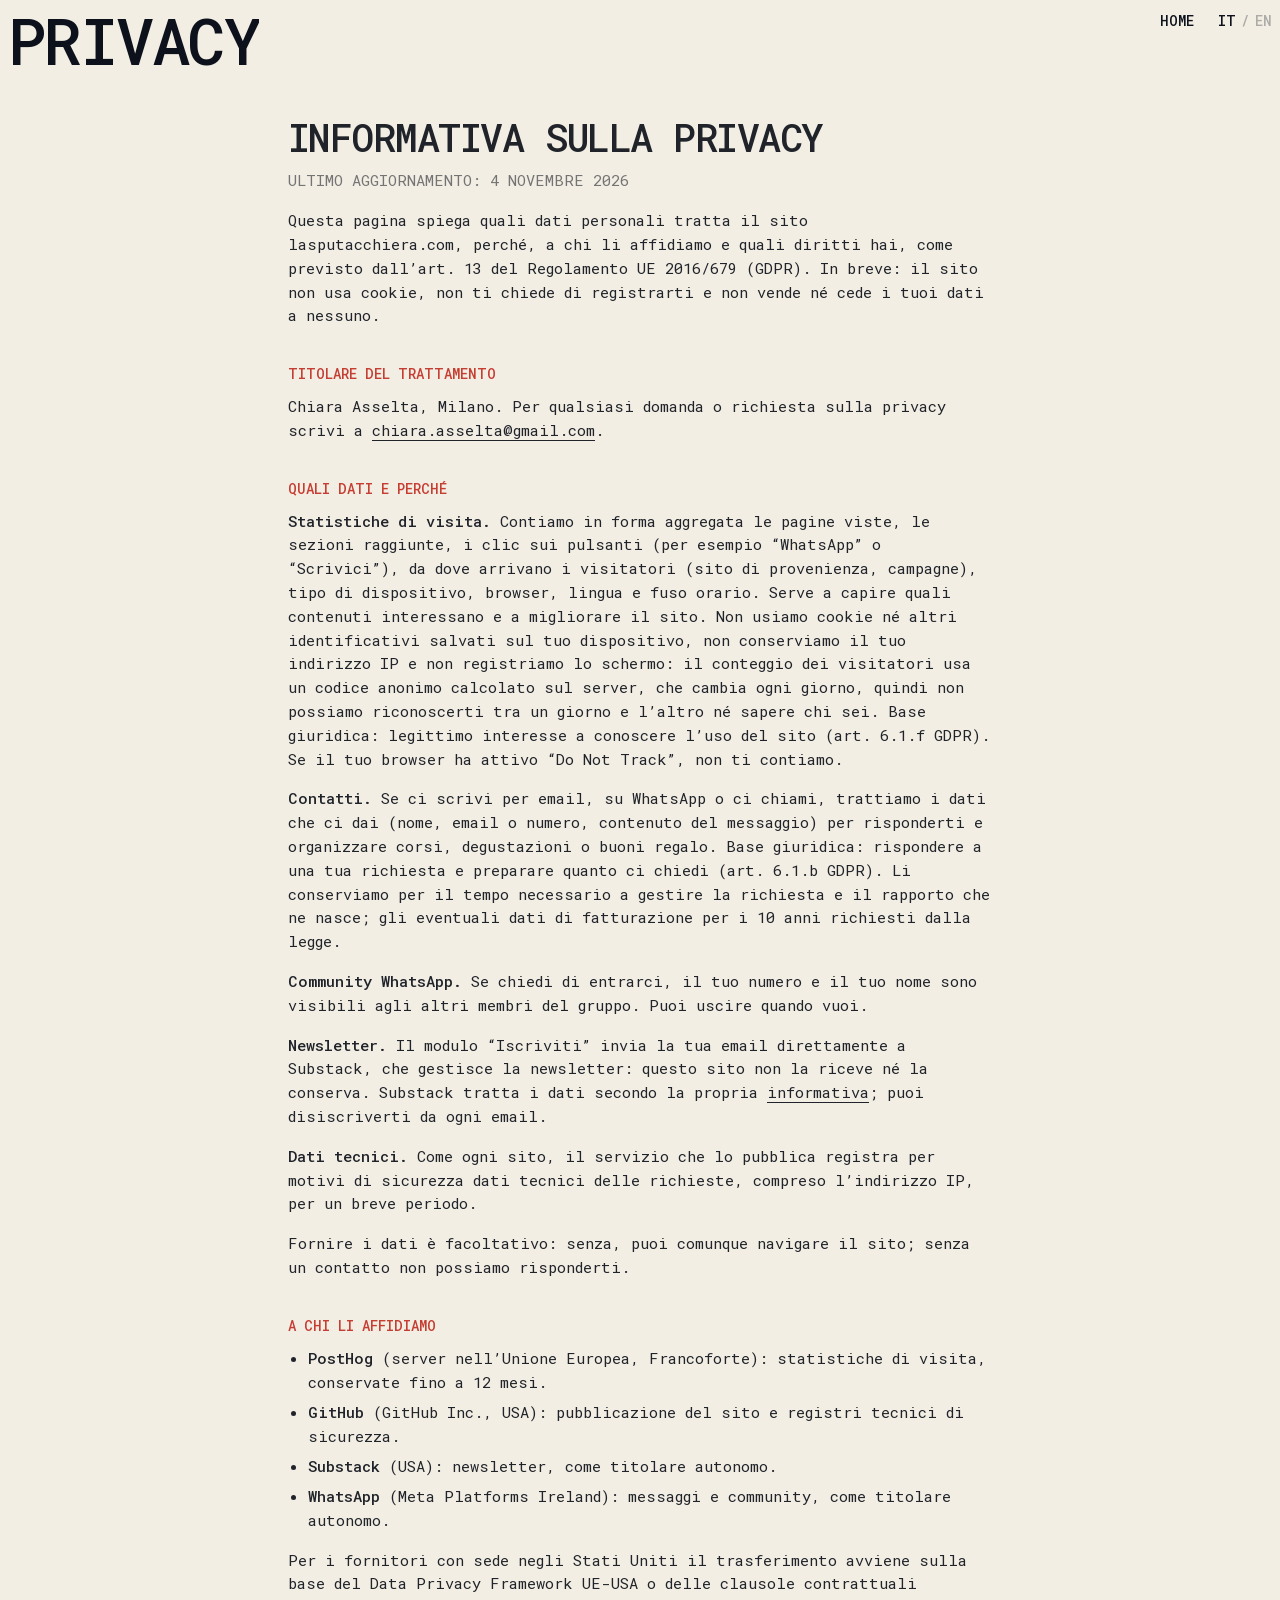
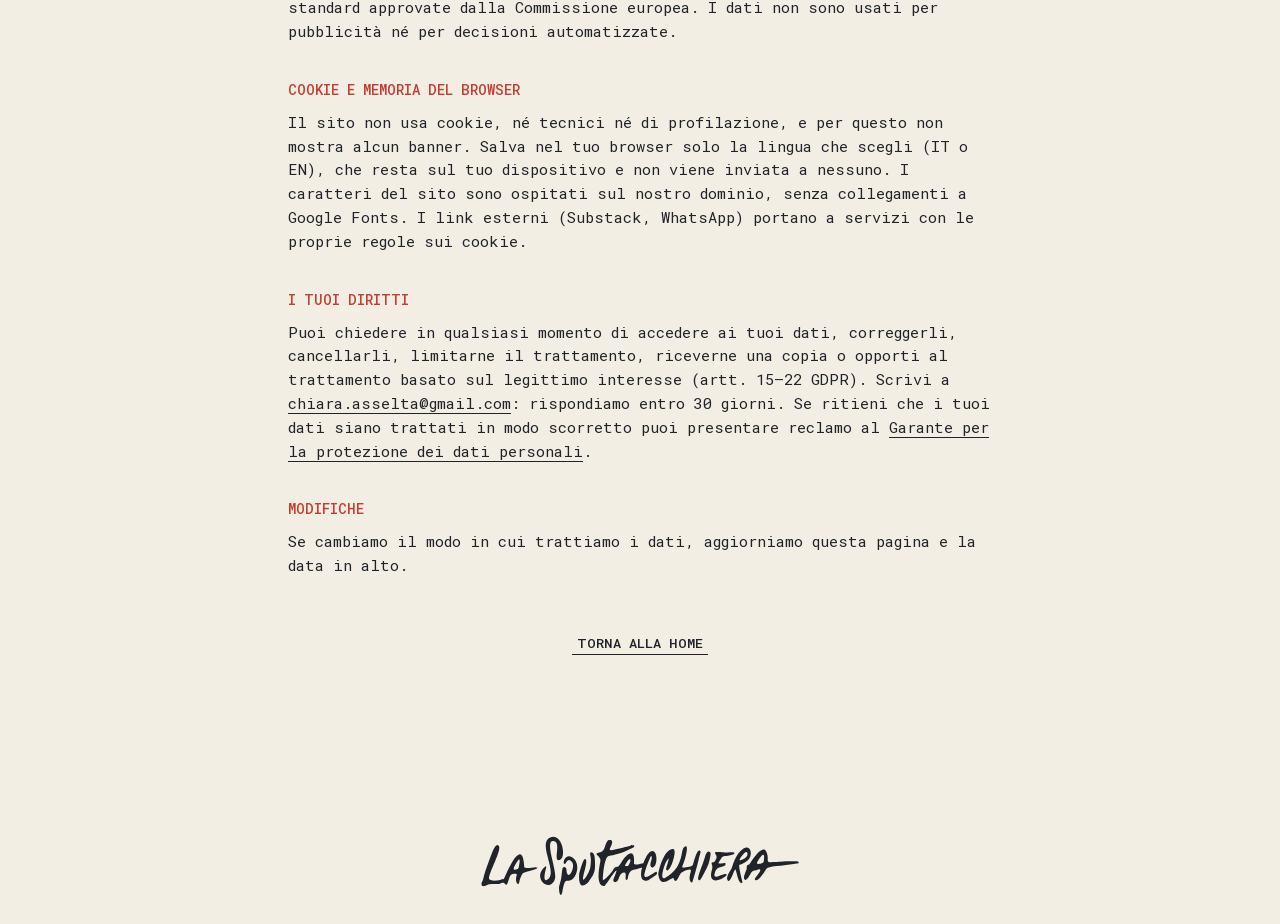
<file: privacy.html>
<!doctype html>
<html lang="it">
<head>
  <meta charset="utf-8">
  <meta name="viewport" content="width=device-width, initial-scale=1, viewport-fit=cover">
  <meta name="theme-color" content="#F3EEE4">
  <title>Privacy e cookie | La Sputacchiera</title>
  <meta name="description" content="Informativa sulla privacy de La Sputacchiera: quali dati tratta il sito, perché, con quali fornitori e quali sono i tuoi diritti. Il sito non usa cookie.">
  <link rel="canonical" href="https://lasputacchiera.com/privacy.html">
  <meta name="robots" content="index, follow">
  <link rel="icon" type="image/png" href="assets/logo-liquido.png">
  <link rel="preload" href="assets/fonts/roboto-mono-latin.woff2" as="font" type="font/woff2" crossorigin>
  <link rel="stylesheet" href="style.css">
  <!--render:version--><meta name="content-version" content="kg07ea">
  <link rel="preload" href="content/live.json?v=kg07ea" as="fetch" crossorigin><!--/render:version-->
  <script>try{var l=new URLSearchParams(location.search).get('lang')||localStorage.getItem('lang');if(l==='en'||location.search.indexOf('anteprima')>-1)document.documentElement.classList.add('content-pending')}catch(e){}</script>
</head>
<body>

  <!-- Privacy notice (art. 13 GDPR) and cookie information. Both languages are in the page;
       the IT/EN switch shows one. Update the date at the top whenever a provider changes. -->
  <header class="topbar">
    <a href="index.html" class="section-label" aria-live="polite">
      <span class="label-track"></span>
    </a>
    <div class="topbar-right">
      <a class="back-home" href="index.html" data-i18n="nav.home">Home</a>
      <div class="lang-switch" role="group" aria-label="Lingua / Language">
        <button type="button" data-lang="it">IT</button><span aria-hidden="true">/</span><button type="button" data-lang="en">EN</button>
      </div>
    </div>
  </header>

  <main>
    <section id="privacy" class="section legal" data-label="label.privacy">

      <article class="legal-text" lang="it" data-only="it">
        <h1>Informativa sulla privacy</h1>
        <p class="legal-updated">Ultimo aggiornamento: 4 novembre 2026</p>
        <p>Questa pagina spiega quali dati personali tratta il sito lasputacchiera.com, perché, a chi li affidiamo e quali diritti hai, come previsto dall’art. 13 del Regolamento UE 2016/679 (GDPR). In breve: il sito non usa cookie, non ti chiede di registrarti e non vende né cede i tuoi dati a nessuno.</p>

        <h2>Titolare del trattamento</h2>
        <p>Chiara Asselta, Milano. Per qualsiasi domanda o richiesta sulla privacy scrivi a <a class="text-link" href="mailto:chiara.asselta@gmail.com">chiara.asselta@gmail.com</a>.</p>

        <h2>Quali dati e perché</h2>
        <p><b>Statistiche di visita.</b> Contiamo in forma aggregata le pagine viste, le sezioni raggiunte, i clic sui pulsanti (per esempio “WhatsApp” o “Scrivici”), da dove arrivano i visitatori (sito di provenienza, campagne), tipo di dispositivo, browser, lingua e fuso orario. Serve a capire quali contenuti interessano e a migliorare il sito. Non usiamo cookie né altri identificativi salvati sul tuo dispositivo, non conserviamo il tuo indirizzo IP e non registriamo lo schermo: il conteggio dei visitatori usa un codice anonimo calcolato sul server, che cambia ogni giorno, quindi non possiamo riconoscerti tra un giorno e l’altro né sapere chi sei. Base giuridica: legittimo interesse a conoscere l’uso del sito (art. 6.1.f GDPR). Se il tuo browser ha attivo “Do Not Track”, non ti contiamo.</p>
        <p><b>Contatti.</b> Se ci scrivi per email, su WhatsApp o ci chiami, trattiamo i dati che ci dai (nome, email o numero, contenuto del messaggio) per risponderti e organizzare corsi, degustazioni o buoni regalo. Base giuridica: rispondere a una tua richiesta e preparare quanto ci chiedi (art. 6.1.b GDPR). Li conserviamo per il tempo necessario a gestire la richiesta e il rapporto che ne nasce; gli eventuali dati di fatturazione per i 10 anni richiesti dalla legge.</p>
        <p><b>Community WhatsApp.</b> Se chiedi di entrarci, il tuo numero e il tuo nome sono visibili agli altri membri del gruppo. Puoi uscire quando vuoi.</p>
        <p><b>Newsletter.</b> Il modulo “Iscriviti” invia la tua email direttamente a Substack, che gestisce la newsletter: questo sito non la riceve né la conserva. Substack tratta i dati secondo la propria <a class="text-link" href="https://substack.com/privacy" target="_blank" rel="noopener">informativa</a>; puoi disiscriverti da ogni email.</p>
        <p><b>Dati tecnici.</b> Come ogni sito, il servizio che lo pubblica registra per motivi di sicurezza dati tecnici delle richieste, compreso l’indirizzo IP, per un breve periodo.</p>
        <p>Fornire i dati è facoltativo: senza, puoi comunque navigare il sito; senza un contatto non possiamo risponderti.</p>

        <h2>A chi li affidiamo</h2>
        <ul>
          <li><b>PostHog</b> (server nell’Unione Europea, Francoforte): statistiche di visita, conservate fino a 12 mesi.</li>
          <li><b>GitHub</b> (GitHub Inc., USA): pubblicazione del sito e registri tecnici di sicurezza.</li>
          <li><b>Substack</b> (USA): newsletter, come titolare autonomo.</li>
          <li><b>WhatsApp</b> (Meta Platforms Ireland): messaggi e community, come titolare autonomo.</li>
        </ul>
        <p>Per i fornitori con sede negli Stati Uniti il trasferimento avviene sulla base del Data Privacy Framework UE-USA o delle clausole contrattuali standard approvate dalla Commissione europea. I dati non sono usati per pubblicità né per decisioni automatizzate.</p>

        <h2>Cookie e memoria del browser</h2>
        <p>Il sito non usa cookie, né tecnici né di profilazione, e per questo non mostra alcun banner. Salva nel tuo browser solo la lingua che scegli (IT o EN), che resta sul tuo dispositivo e non viene inviata a nessuno. I caratteri del sito sono ospitati sul nostro dominio, senza collegamenti a Google Fonts. I link esterni (Substack, WhatsApp) portano a servizi con le proprie regole sui cookie.</p>

        <h2>I tuoi diritti</h2>
        <p>Puoi chiedere in qualsiasi momento di accedere ai tuoi dati, correggerli, cancellarli, limitarne il trattamento, riceverne una copia o opporti al trattamento basato sul legittimo interesse (artt. 15–22 GDPR). Scrivi a <a class="text-link" href="mailto:chiara.asselta@gmail.com">chiara.asselta@gmail.com</a>: rispondiamo entro 30 giorni. Se ritieni che i tuoi dati siano trattati in modo scorretto puoi presentare reclamo al <a class="text-link" href="https://www.garanteprivacy.it" target="_blank" rel="noopener">Garante per la protezione dei dati personali</a>.</p>

        <h2>Modifiche</h2>
        <p>Se cambiamo il modo in cui trattiamo i dati, aggiorniamo questa pagina e la data in alto.</p>
      </article>

      <article class="legal-text" lang="en" data-only="en">
        <h1>Privacy notice</h1>
        <p class="legal-updated">Last updated: 4 November 2026</p>
        <p>This page explains what personal data the lasputacchiera.com website handles, why, who we entrust it to and what your rights are, as required by Article 13 of the EU General Data Protection Regulation (GDPR). In short: the site uses no cookies, never asks you to sign up, and does not sell or hand your data to anyone.</p>

        <h2>Who is responsible</h2>
        <p>Chiara Asselta, Milan. For any privacy question or request, write to <a class="text-link" href="mailto:chiara.asselta@gmail.com">chiara.asselta@gmail.com</a>.</p>

        <h2>What data, and why</h2>
        <p><b>Visit statistics.</b> We count, in aggregate, pages viewed, sections reached, clicks on buttons (for example “WhatsApp” or “Email us”), where visitors come from (referring site, campaigns), device type, browser, language and time zone. It tells us what people find interesting and helps us improve the site. We use no cookies or other identifiers stored on your device, we do not keep your IP address and we do not record your screen: visitors are counted with an anonymous code computed on the server that changes every day, so we cannot recognise you from one day to the next or know who you are. Legal basis: legitimate interest in understanding how the site is used (Art. 6(1)(f) GDPR). If your browser has “Do Not Track” turned on, you are not counted.</p>
        <p><b>Contact.</b> If you email us, message us on WhatsApp or call, we use what you give us (name, email or number, your message) to reply and to arrange courses, tastings or gift vouchers. Legal basis: answering your request and preparing what you ask for (Art. 6(1)(b) GDPR). We keep it for as long as needed to handle the request and any booking that follows; any invoicing records for the 10 years Italian law requires.</p>
        <p><b>WhatsApp community.</b> If you ask to join, your number and name are visible to the other members of the group. You can leave at any time.</p>
        <p><b>Newsletter.</b> The “Subscribe” form sends your email straight to Substack, which runs the newsletter: this website never receives or stores it. Substack handles your data under its own <a class="text-link" href="https://substack.com/privacy" target="_blank" rel="noopener">privacy policy</a>; every email has an unsubscribe link.</p>
        <p><b>Technical data.</b> Like any website, the service that hosts it logs technical request data, including the IP address, for a short time for security.</p>
        <p>Giving us data is optional: you can browse the site without it; without a way to reach you, we cannot reply.</p>

        <h2>Who we entrust it to</h2>
        <ul>
          <li><b>PostHog</b> (servers in the European Union, Frankfurt): visit statistics, kept for up to 12 months.</li>
          <li><b>GitHub</b> (GitHub Inc., USA): hosting the site and technical security logs.</li>
          <li><b>Substack</b> (USA): the newsletter, as an independent controller.</li>
          <li><b>WhatsApp</b> (Meta Platforms Ireland): messages and the community, as an independent controller.</li>
        </ul>
        <p>Transfers to providers based in the United States rely on the EU-US Data Privacy Framework or on the standard contractual clauses approved by the European Commission. Data is never used for advertising or for automated decisions.</p>

        <h2>Cookies and browser storage</h2>
        <p>The site uses no cookies, technical or otherwise, which is why there is no banner. It only stores the language you pick (IT or EN) in your browser; it stays on your device and is sent to no one. The site’s fonts are served from our own domain, with no connection to Google Fonts. External links (Substack, WhatsApp) lead to services with their own cookie rules.</p>

        <h2>Your rights</h2>
        <p>You can ask at any time to access your data, correct it, delete it, restrict its use, receive a copy, or object to processing based on legitimate interest (Arts. 15–22 GDPR). Write to <a class="text-link" href="mailto:chiara.asselta@gmail.com">chiara.asselta@gmail.com</a>: we reply within 30 days. If you believe your data is mishandled, you can complain to the Italian data protection authority, the <a class="text-link" href="https://www.garanteprivacy.it/home_en" target="_blank" rel="noopener">Garante per la protezione dei dati personali</a>.</p>

        <h2>Changes</h2>
        <p>If we change how we handle data, we update this page and the date at the top.</p>
      </article>

      <div class="pills">
        <a class="pill" href="index.html" data-i18n="nav.back">TORNA ALLA HOME</a>
      </div>
      <a class="about-home" href="index.html"><img src="assets/logo.svg" alt="La Sputacchiera"></a>
    </section>
  </main>

  <script type="module" src="script.js"></script>
  <script src="analytics.js"></script>
</body>
</html>
</file>
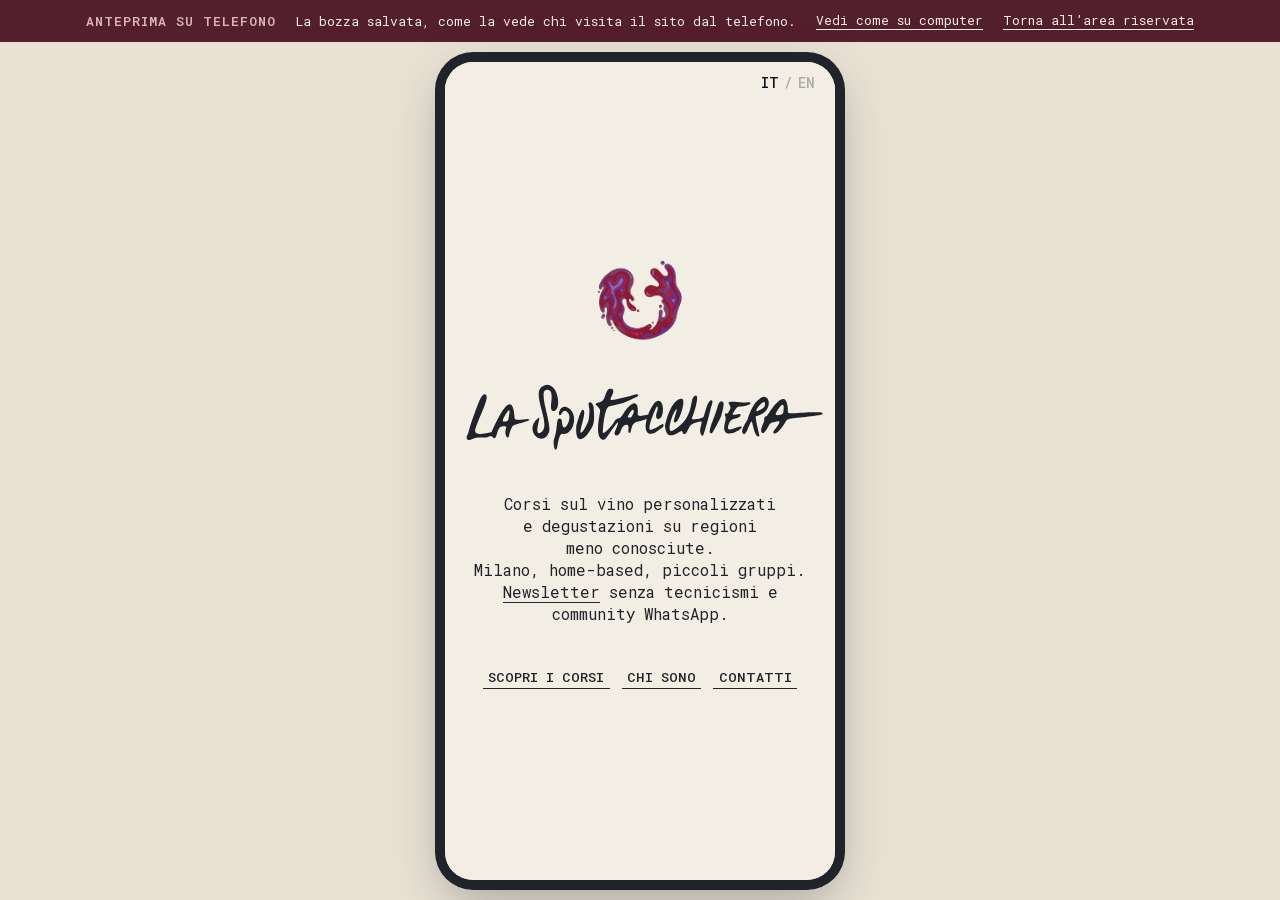
<file: admin/telefono.html>
<!doctype html>
<html lang="it">
<head>
  <meta charset="utf-8">
  <meta name="viewport" content="width=device-width, initial-scale=1, viewport-fit=cover">
  <meta name="robots" content="noindex, nofollow">
  <title>Anteprima su telefono — La Sputacchiera</title>
  <link rel="icon" type="image/png" href="../assets/logo-liquido.png">
  <style>
    @font-face { font-family: 'Roboto Mono'; font-style: normal; font-weight: 400 600; font-display: swap; src: url(../assets/fonts/roboto-mono-latin.woff2) format('woff2'); }
    * { box-sizing: border-box; }
    html, body { height: 100%; margin: 0; }
    body { display: flex; flex-direction: column; background: #E9E2D4; color: #F3EEE4; font: 13px/1.4 "Roboto Mono", ui-monospace, Menlo, monospace; }
    .bar { display: flex; flex-wrap: wrap; align-items: center; justify-content: center; gap: 0.3rem 1.25rem; padding: 0.7rem 1rem; background: #541F2D; text-align: center; }
    .bar b { font-weight: 600; text-transform: uppercase; letter-spacing: 0.08em; color: #D9B5B5; }
    .bar a { color: inherit; text-decoration: none; border-bottom: 1px solid currentColor; }
    .stage { flex: 1; min-height: 0; display: grid; place-items: center; padding: 1.25rem; }
    /* a 390 x 844 screen, the size of a common iPhone; shorter if the window is shorter */
    iframe { width: 390px; max-width: 100%; height: min(844px, 100%); border: 0; border-radius: 28px; background: #F3EEE4;
      box-shadow: 0 0 0 10px #20242A, 0 18px 50px rgba(32, 36, 42, 0.35); }
  </style>
</head>
<body>
  <div class="bar" role="status">
    <b>Anteprima su telefono</b>
    <span>La bozza salvata, come la vede chi visita il sito dal telefono.</span>
    <a id="desktop" href="../index.html?anteprima">Vedi come su computer</a>
    <a href="./">Torna all’area riservata</a>
  </div>
  <div class="stage"><iframe id="phone" title="Il sito come appare su un telefono"></iframe></div>
  <script>
    // ?pagina=corsi.html#percorso-2 -> that page of the draft, inside the phone frame
    const q = new URLSearchParams(location.search);
    const [page, hash] = (q.get('pagina') || 'index.html').split('#');
    const safe = /^(index|corsi|chi-sono|privacy)\.html$/.test(page) ? page : 'index.html';
    const frame = document.getElementById('phone');
    frame.src = `../${safe}?anteprima&incornice${hash ? `#${hash}` : ''}`;
    // "Vedi come su computer" follows the page being looked at inside the phone
    const desktop = document.getElementById('desktop');
    frame.addEventListener('load', () => {
      try {
        const p = frame.contentWindow.location.pathname.split('/').pop() || 'index.html';
        desktop.href = `../${p}?anteprima`;
      } catch (e) {}
    });
  </script>
</body>
</html>
</file>
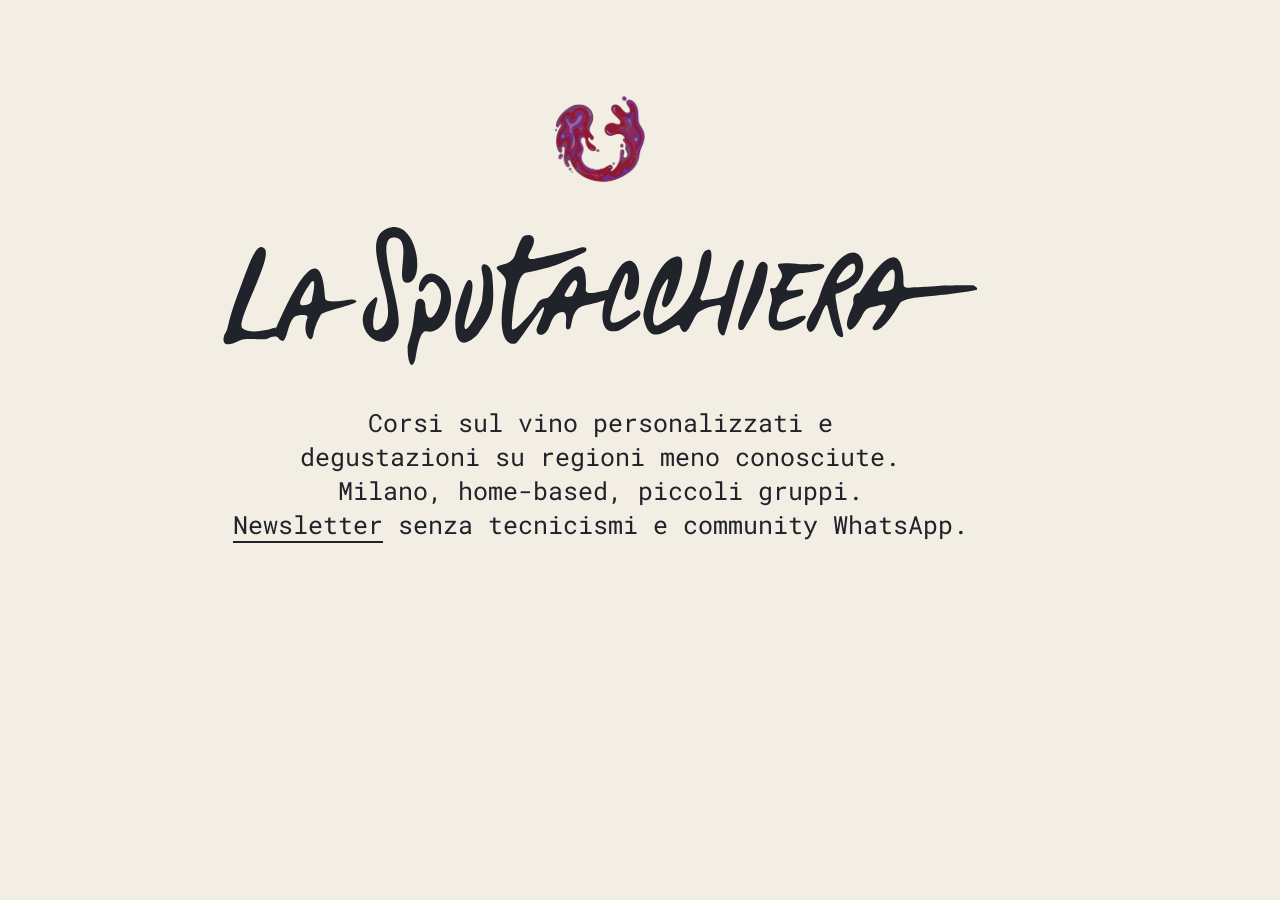
<file: tools/og-preview.html>
<!doctype html>
<html lang="it">
<head>
<meta charset="utf-8">
<!-- Source for assets/og-preview.jpg (the image shown when the link is shared).
     Rebuild: open at 1200x630 and screenshot, see tools/README in the commit message. -->
<link href="https://fonts.googleapis.com/css2?family=Roboto+Mono:wght@400&display=swap" rel="stylesheet">
<style>
  html, body { margin: 0; width: 1200px; height: 630px; background: #F3EEE4; overflow: hidden; }
  body {
    display: flex; flex-direction: column; align-items: center; justify-content: center; gap: 30px;
    font-family: "Roboto Mono", ui-monospace, Menlo, monospace; color: #20242A; text-align: center;
  }
  .liquid { width: 118px; display: block; }
  .wordmark { width: 760px; display: block; }
  p { margin: 6px 0 0; font-size: 25px; line-height: 1.36; letter-spacing: 0; }
  u { text-decoration: none; border-bottom: 2px solid currentColor; }
</style>
</head>
<body>
  <img class="liquid" src="../assets/logo-liquido.png" alt="">
  <img class="wordmark" src="../assets/logo.svg" alt="La Sputacchiera">
  <p>Corsi sul vino personalizzati e<br>degustazioni su regioni meno conosciute.<br>Milano, home-based, piccoli gruppi.<br><u>Newsletter</u> senza tecnicismi e community WhatsApp.</p>
</body>
</html>
</file>
<file: style.css>
/* Roboto Mono, served from our own domain: no visitor IP goes to Google Fonts. */
@font-face { font-family: 'Roboto Mono'; font-style: normal; font-weight: 400 600; font-display: swap; src: url(assets/fonts/roboto-mono-latin-ext.woff2) format('woff2'); unicode-range: U+0100-02BA, U+02BD-02C5, U+02C7-02CC, U+02CE-02D7, U+02DD-02FF, U+0304, U+0308, U+0329, U+1D00-1DBF, U+1E00-1E9F, U+1EF2-1EFF, U+2020, U+20A0-20AB, U+20AD-20C4, U+2113, U+2C60-2C7F, U+A720-A7FF; }
@font-face { font-family: 'Roboto Mono'; font-style: normal; font-weight: 400 600; font-display: swap; src: url(assets/fonts/roboto-mono-latin.woff2) format('woff2'); unicode-range: U+0000-00FF, U+0131, U+0152-0153, U+02BB-02BC, U+02C6, U+02DA, U+02DC, U+0304, U+0308, U+0329, U+2000-206F, U+20AC, U+2122, U+2191, U+2193, U+2212, U+2215, U+FEFF, U+FFFD; }
@font-face { font-family: 'Roboto Mono'; font-style: italic; font-weight: 400; font-display: swap; src: url(assets/fonts/roboto-mono-italic-latin-ext.woff2) format('woff2'); unicode-range: U+0100-02BA, U+02BD-02C5, U+02C7-02CC, U+02CE-02D7, U+02DD-02FF, U+0304, U+0308, U+0329, U+1D00-1DBF, U+1E00-1E9F, U+1EF2-1EFF, U+2020, U+20A0-20AB, U+20AD-20C4, U+2113, U+2C60-2C7F, U+A720-A7FF; }
@font-face { font-family: 'Roboto Mono'; font-style: italic; font-weight: 400; font-display: swap; src: url(assets/fonts/roboto-mono-italic-latin.woff2) format('woff2'); unicode-range: U+0000-00FF, U+0131, U+0152-0153, U+02BB-02BC, U+02C6, U+02DA, U+02DC, U+0304, U+0308, U+0329, U+2000-206F, U+20AC, U+2122, U+2191, U+2193, U+2212, U+2215, U+FEFF, U+FFFD; }

:root {
  /* La Sputacchiera palette (from "LaSputacchiera Palette.pdf") */
  --warm-sand: #DCC8A8;
  --soft-ivory: #F3EEE4;
  --deep-ink: #20242A;
  --deep-burgundy: #541F2D;
  --burnt-coral: #C96B5B;
  --cinnabar-red: #C63D32;
  --powder-pink: #D9B5B5;
  /* Hex codes in the PDF are wrong for these: sampled from the swatches, to confirm */
  --terracotta: #B05E42;
  --berry-wave: #962A78;
  --wine-pop: #8E1C33;
  --vino-vivo: #AE1F3E;
  --grape-vibes: #6B3088;
  --orient-lilac: #9862A3;

  --ink: var(--deep-ink);
  --paper: var(--soft-ivory);
  --accent: var(--powder-pink);
  --gap: 4px;
  --margin: 0.5rem;
  --font: "Roboto Mono", ui-monospace, Menlo, monospace;
}

* { box-sizing: border-box; }

html { scroll-behavior: smooth; }

body {
  margin: 0;
  background: var(--paper);
  color: var(--ink);
  font-family: var(--font);
  -webkit-font-smoothing: antialiased;
  -webkit-text-size-adjust: 100%;
  -webkit-tap-highlight-color: transparent;
}

a { color: inherit; text-decoration: none; }

/* ---------- Top bar ---------- */
.topbar {
  position: fixed;
  inset: 0 0 auto 0;
  z-index: 10;
  display: flex;
  justify-content: space-between;
  align-items: flex-start;
  padding: var(--margin);
  padding-top: max(var(--margin), env(safe-area-inset-top));
  padding-left: max(var(--margin), env(safe-area-inset-left));
  padding-right: max(var(--margin), env(safe-area-inset-right));
  pointer-events: none;
  /* white + difference = the text inverts whatever is behind it (dark on ivory, light over photos) */
  color: #fff;
  mix-blend-mode: difference;
}
.topbar a, .topbar button { pointer-events: auto; }

.section-label {
  font-size: clamp(1.75rem, min(5vw, 8vh), 4.5rem);
  font-weight: 500;
  letter-spacing: -0.04em;
  line-height: 1;
  text-transform: uppercase;
}

/* Rolling label: each section name is a line in a vertical track */
.section-label {
  display: block;
  height: 1em;
  overflow: hidden;
}
.label-track {
  display: flex;
  flex-direction: column;
  transition: transform 0.7s cubic-bezier(0.7, 0, 0.2, 1);
}
.label-track span { display: block; height: 1em; white-space: nowrap; }

/* Inner pages: a small "Home" next to the language switch */
.topbar-right { display: flex; align-items: flex-start; gap: 1.5rem; }
.back-home {
  font-size: 0.875rem;
  font-weight: 500;
  line-height: 1;
  text-transform: uppercase;
  padding-top: 0.35rem;
  white-space: nowrap;
}
@media (hover: hover) { .back-home:hover { opacity: 0.6; } }

/* Language switch: small, the inactive language is dimmed */
.lang-switch {
  display: flex;
  gap: 0.4em;
  font-size: 0.875rem;
  font-weight: 500;
  line-height: 1;
  padding-top: 0.35rem;
}
.lang-switch button {
  font: inherit;
  letter-spacing: inherit;
  color: inherit;
  background: none;
  border: 0;
  padding: 0;
  cursor: pointer;
  opacity: 0.3;
  transition: opacity 0.3s ease;
}
.lang-switch button[aria-pressed="true"] { opacity: 1; }
@media (hover: hover) { .lang-switch button:hover { opacity: 1; } }
.lang-switch span { opacity: 0.3; }

/* ---------- Sections ---------- */
/* Same rhythm for every section: space above clears the fixed label, little below */
.section {
  padding: clamp(5rem, 13vh, 8rem) max(var(--margin), env(safe-area-inset-right)) clamp(1rem, 3vh, 2rem) max(var(--margin), env(safe-area-inset-left));
  text-align: center;
  scroll-margin-top: 0;
}

/* ---------- Hero: logo, wordmark and text fill exactly the first screen ---------- */
.hero { padding-top: 0; }
.hero-intro {
  min-height: 100vh;
  min-height: 100svh;
  display: flex;
  flex-direction: column;
  align-items: center;
  justify-content: center;
  /* equal space above and below, so the block sits in the true centre of the screen */
  padding: clamp(3.5rem, 8vh, 5rem) 0;
}
.liquid-logo {
  width: clamp(100px, min(14vw, 20vh), 200px);
  margin: 0 auto;
  display: block;
  transform: rotate(var(--spin, 0deg));
}
.wordmark { margin: clamp(1rem, 4vh, 2.5rem) auto clamp(1.25rem, 5vh, 3rem); }
.wordmark img {
  width: min(92vw, 960px, 95vh);
  height: auto;
  display: block;
  margin: 0 auto;
}
.hero-text {
  font-size: clamp(1.1rem, min(2vw, 3.2vh), 1.75rem);
  font-weight: 400;
  line-height: 1.25;
  letter-spacing: 0;
  max-width: 60rem;
  margin: 0 auto clamp(1.5rem, 5vh, 3rem);
  text-wrap: balance;
}
.hero-intro .pills .pill { margin-bottom: 0; }

/* Section names are shown only by the top-left label; headings stay for screen readers */
.visually-hidden {
  position: absolute;
  width: 1px;
  height: 1px;
  overflow: hidden;
  clip-path: inset(50%);
  white-space: nowrap;
}

.body-text {
  max-width: 40rem;
  margin: 0 auto clamp(2rem, 6vh, 3.5rem);
  text-wrap: pretty;
  font-size: clamp(1rem, 1.6vw, 1.35rem);
  line-height: 1.3;
}

.pill {
  display: inline-block;
  font-size: 0.85rem;
  font-weight: 500;
  letter-spacing: 0;
  padding: 0.15em 0.4em;
  background: var(--paper);
  border-bottom: 1px solid currentColor;
  margin-bottom: clamp(3rem, 8vh, 5rem);
}
@media (hover: hover) { .pill:hover { background: var(--cinnabar-red); color: var(--soft-ivory); } }

/* ---------- Justified photo rows ---------- */
.gallery {
  display: flex;
  gap: var(--gap);
  margin: 0 auto var(--gap);
  /* never taller than the screen: width capped at row-ratio x 82% of viewport height */
  max-width: calc(var(--sum, 10) * 82vh);
}
.gallery img {
  flex: var(--r) 1 0;
  aspect-ratio: var(--r);
  min-width: 0;
  width: 100%;
  object-fit: cover;
  display: block;
  background: var(--warm-sand);
}

/* ---------- Corsi: three text columns ---------- */
.cards {
  display: grid;
  grid-template-columns: repeat(3, 1fr);
  gap: clamp(1.5rem, 3vw, 3rem);
  max-width: 72rem;
  margin: 0 auto clamp(2rem, 5vh, 3rem);
  text-align: left;
}
.cards article {
  border-top: 1px solid var(--ink);
  padding-top: 0.75rem;
  counter-increment: card;
}
/* the title is a button so phones can open/close it; on wider screens it is plain text */
.card-head {
  font: inherit;
  letter-spacing: inherit;
  text-transform: inherit;
  color: inherit;
  background: none;
  border: 0;
  padding: 0;
  width: 100%;
  text-align: left;
  cursor: default;
  pointer-events: none;
}
.card-head::before {
  content: counter(card, decimal-leading-zero);
  display: block;
  font-size: 0.875rem;
  font-weight: 400;
  margin-bottom: 1.25rem;
  opacity: 0.6;
}
.cards h3 {
  margin: 0 0 0.75rem;
  font-size: clamp(1.1rem, min(1.6vw, 2.8vh), 1.4rem);
  font-weight: 500;
  text-transform: uppercase;
}
.cards p { margin: 0; line-height: 1.45; font-size: 0.95rem; }

/* label / value pairs: Durata, Sessioni, Quando, Dove, Partecipanti */
.specs { margin: 0; }
.specs { margin-top: 1.25rem; border-top: 1px solid rgba(32, 36, 42, 0.2); }
/* desktop: details line up across the columns whatever the description length */
/* the rest of each description waits behind "Leggi tutto" */
/* inline "leggi tutto": the text simply continues, the link sits at its end */
.more-toggle {
  font: inherit;
  font-size: 0.8em;
  text-transform: uppercase;
  color: inherit;
  background: none;
  border: 0;
  padding: 0;
  cursor: pointer;
  opacity: 0.6;
  text-decoration: underline;
  text-underline-offset: 3px;
  white-space: nowrap;
}
.more-toggle .when-open,
.cards article.more-open .more-toggle .when-closed { display: none; }
.cards article.more-open .more-toggle .when-open { display: inline; }
.cards .more { display: none; }
.cards article.more-open .more { display: inline; }
@media (hover: hover) { .more-toggle:hover { color: var(--cinnabar-red); opacity: 1; } }

@media (min-width: 641px) {
  /* title, text and details each share one row across the three columns, so they stay aligned */
  .cards article { display: grid; grid-row: span 3; grid-template-rows: subgrid; row-gap: 0; }
  .cards-extra article { grid-row: span 2; }
  .cards-extra .card-body .lead { grid-row: 2; }
  .card-body { display: contents; }
  /* order: title, duration/sessions, then the text, which is last so opening it moves nothing else */
  .cards h3 { grid-row: 1; }
  .card-body .specs { grid-row: 2; }
  .card-body .lead { grid-row: 3; margin: 0; }
  /* duration and sessions on one quiet line, no table rules */
  .card-body .specs { border: 0; margin: 0 0 0.9rem; display: flex; flex-wrap: wrap; gap: 0.25rem 1.25rem; align-self: start; }
  .card-body .specs div { display: block; border: 0; padding: 0; font-size: 0.85rem; line-height: 1.45; }
  .card-body .specs dt { color: var(--cinnabar-red); opacity: 1 !important; font-weight: 500; display: inline; margin-right: 0.5rem; }
  .card-body .specs dd { font-weight: 500; display: inline; }
}
.specs div { display: grid; grid-template-columns: 7.5rem 1fr; gap: 0.75rem; padding: 0.5rem 0; }
.specs div { border-bottom: 1px solid rgba(32, 36, 42, 0.2); font-size: 0.9rem; }
.specs dt { color: var(--cinnabar-red); opacity: 1 !important; font-weight: 500; text-transform: uppercase; font-size: 0.8rem; opacity: 0.6; padding-top: 0.1em; }
.specs dd { font-weight: 500; margin: 0; line-height: 1.4; }

.corsi-page { counter-reset: card; }
/* liquid logo at the top of inner pages: same scroll spin as the homepage hero */
.page-intro {
  min-height: 100vh;
  min-height: 100svh;
  display: flex;
  align-items: center;
  justify-content: center;
  padding: 0 !important;
}
.page-intro { flex-direction: column; padding-left: var(--margin) !important; padding-right: var(--margin) !important; }
.page-logo { width: clamp(130px, min(16vw, 24vh), 220px); margin: 0 0 clamp(2rem, 6vh, 3.5rem); }
.page-intro-text { margin-bottom: 0; }
.corsi-page .cards article { scroll-margin-top: 6rem; } /* links from the homepage land below the label */

/* homepage: just the course names, each pointing to the courses page */
.course-list {
  list-style: none;
  padding: 0;
  max-width: 40rem;
  margin: 0 auto 2rem;
  text-align: left;
  border-top: 1px solid var(--ink);
}
.course-list li { border-bottom: 1px solid var(--ink); }
.course-list a {
  display: flex;
  align-items: baseline;
  gap: 1rem;
  padding: 0.9rem 0;
  font-size: clamp(1rem, 1.4vw, 1.15rem);
  font-weight: 500;
  text-transform: uppercase;
}
.course-num { font-size: 0.8rem; font-weight: 400; opacity: 0.6; }
@media (hover: hover) {
  .course-list a:hover { color: var(--cinnabar-red); }
}
/* small group labels: "Percorsi" / "Oppure" */
.cards-kicker {
  max-width: 72rem;
  margin: 0 auto 0.6rem;
  text-align: left;
  font-size: 0.8rem;
  text-transform: uppercase;
  opacity: 0.6;
}

/* shared details (Quando / Dove / Partecipanti): a small framed strip, labels in the accent colour */
.course-meta {
  display: grid;
  grid-template-columns: repeat(3, minmax(0, 1fr));
  gap: 0.75rem clamp(1.5rem, 3vw, 3rem);
  max-width: 72rem;
  margin: 0 auto clamp(2.5rem, 6vh, 3.5rem);
  padding: 0.25rem 0;
  text-align: left;
  font-size: 0.95rem;
  line-height: 1.45;
}
.course-meta > span { display: flex; flex-direction: column; gap: 0.3rem; }
.course-meta b { font-weight: 500; font-size: 0.8rem; text-transform: uppercase; color: var(--cinnabar-red); }
.course-meta b + span { font-weight: 500; }

/* notes: one short line under the courses */
.course-notes {
  max-width: 72rem;
  margin: 0 auto clamp(2.5rem, 7vh, 4rem);
  font-size: 0.85rem;
  line-height: 1.5;
  opacity: 0.7;
  text-wrap: balance;
}

/* ---------- Collaborazioni: one line of capitals, slash-separated ---------- */
.tags {
  list-style: none;
  padding: 0;
  margin: 0 auto clamp(2.5rem, 7vh, 4rem);
  max-width: 56rem;
  font-size: 0.95rem;
  font-weight: 500;
  text-transform: uppercase;
  line-height: 1.8;
}
.tags li { display: inline; }
.tags li + li::before { content: " / "; opacity: 0.5; }

/* ---------- Chi sono (founder page) ---------- */
.about-grid {
  display: grid;
  grid-template-columns: minmax(0, 5fr) minmax(0, 6fr);
  gap: clamp(1.5rem, 4vw, 4rem);
  align-items: center;
  max-width: 76rem;
  margin: 0 auto;
  text-align: left;
}
.about-photo { margin: 0; }
.about-photo img {
  display: block;
  width: 100%;
  max-height: 78vh;
  aspect-ratio: 0.846;
  object-fit: cover;
  background: var(--warm-sand);
}
.about-role {
  font-size: 0.875rem;
  text-transform: uppercase;
  opacity: 0.6;
  margin: 0 0 0.5rem;
}
.about-name {
  font-size: clamp(1.5rem, min(3vw, 5vh), 2.5rem);
  font-weight: 500;
  letter-spacing: -0.04em;
  text-transform: uppercase;
  line-height: 1;
  margin: 0 0 clamp(1.25rem, 4vh, 2rem);
}
.about-text p:not(.about-role):not(.about-name) {
  font-size: clamp(1rem, 1.3vw, 1.15rem);
  line-height: 1.5;
  max-width: 34rem;
  margin: 0 0 1.1rem;
}
.about-text .pills { justify-content: flex-start; margin-top: clamp(1.5rem, 4vh, 2.5rem); }
.about-text .pill { margin-bottom: 0; }
.about-home {
  display: block;
  width: min(60vw, 320px);
  margin: clamp(4rem, 12vh, 7rem) auto 0;
  padding-bottom: env(safe-area-inset-bottom);
}
.about-home img { display: block; width: 100%; }

/* ---------- Privacy page: one language shown at a time, follows the IT/EN switch ---------- */
html[lang="it"] [data-only="en"], html[lang="en"] [data-only="it"] { display: none; }
.legal-text { max-width: 44rem; margin: 0 auto clamp(2rem, 6vh, 3.5rem); text-align: left; }
.legal-text h1 {
  font-size: clamp(1.5rem, min(3vw, 5vh), 2.5rem);
  font-weight: 500;
  letter-spacing: -0.04em;
  text-transform: uppercase;
  line-height: 1.05;
  margin: 0 0 0.75rem;
}
.legal-updated { font-size: 0.8rem; text-transform: uppercase; opacity: 0.6; margin: 0 0 2rem; }
.legal-text h2 {
  font-size: 0.875rem;
  font-weight: 500;
  text-transform: uppercase;
  color: var(--cinnabar-red);
  margin: 2.25rem 0 0.75rem;
}
.legal-text p, .legal-text li { font-size: clamp(0.95rem, 1.2vw, 1.05rem); line-height: 1.55; margin: 0 0 1rem; }
.legal-text ul { padding-left: 1.25rem; margin: 0 0 1rem; }
.legal-text li { margin-bottom: 0.4rem; }
.legal-text b { font-weight: 500; }
.legal-text a { overflow-wrap: anywhere; }

/* Privacy link under the closing logo of Corsi and Chi sono (the home has it in the footer) */
.legal-link { display: block; width: fit-content; margin: 1.5rem auto 0; font-size: 0.8rem; opacity: 0.6; padding-bottom: env(safe-area-inset-bottom); }
@media (hover: hover) { .legal-link:hover { opacity: 1; } }
.footer .legal-link { margin-top: 0.75rem; padding-bottom: 0; color: inherit; }

/* ---------- Newsletter (Substack) ---------- */
.text-link { border-bottom: 1px solid currentColor; }
.nl-grid {
  display: grid;
  grid-template-columns: minmax(0, 1fr) minmax(0, 1fr);
  gap: clamp(2rem, 5vw, 5rem);
  align-items: center;
  max-width: 72rem;
  margin: 0 auto;
  text-align: left;
}
.nl-kicker {
  font-size: 0.875rem;
  text-transform: uppercase;
  opacity: 0.6;
  margin: 0 0 0.5rem;
}
.nl-name {
  font-size: clamp(1.5rem, min(3vw, 5vh), 2.5rem);
  font-weight: 500;
  letter-spacing: -0.04em;
  text-transform: uppercase;
  line-height: 1;
  margin: 0 0 1.25rem;
}
.nl-desc {
  font-size: clamp(1rem, 1.3vw, 1.15rem);
  line-height: 1.5;
  max-width: 32rem;
  margin: 0 0 2rem;
}
.nl-form {
  display: flex;
  align-items: flex-end;
  gap: 1rem;
  max-width: 32rem;
}
.nl-form input {
  flex: 1;
  min-width: 0;
  font: inherit;
  font-size: 1rem; /* 16px: stops iOS from zooming in on focus */
  color: inherit;
  background: none;
  border: 0;
  border-bottom: 1px solid var(--ink);
  border-radius: 0;
  padding: 0.6rem 0;
  outline: none;
}
.nl-form input::placeholder { color: inherit; opacity: 0.45; }
.nl-form input:focus { border-bottom-color: var(--cinnabar-red); }
.nl-form .pill { margin: 0; font-family: inherit; color: inherit; border-top: 0; border-left: 0; border-right: 0; cursor: pointer; }
.nl-note { font-size: 0.8rem; opacity: 0.6; margin: 0.75rem 0 1.75rem; }
.nl-follow { font-size: 0.95rem; font-weight: 500; text-transform: uppercase; border-bottom: 1px solid currentColor; }
.nl-post { display: block; }
.nl-post img {
  display: block;
  width: 100%;
  aspect-ratio: 1400 / 906;
  object-fit: cover;
  border-top: 1px solid var(--ink);
  border-bottom: 1px solid var(--ink);
}
.nl-post-meta { display: block; font-size: 0.8rem; opacity: 0.6; margin: 1rem 0 0.4rem; text-transform: uppercase; }
.nl-post-title { display: block; font-size: clamp(1.15rem, 1.8vw, 1.5rem); font-weight: 500; text-transform: uppercase; margin-bottom: 0.6rem; }
.nl-post-read { font-size: 0.9rem; border-bottom: 1px solid transparent; }
@media (hover: hover) {
  .nl-post:hover .nl-post-read,
  .nl-follow:hover { color: var(--cinnabar-red); }
  .nl-post:hover .nl-post-read { border-bottom-color: currentColor; }
}

/* ---------- FAQ ---------- */
.faq {
  max-width: 50rem;
  margin: 0 auto;
  text-align: left;
  border-top: 1px solid var(--ink);
}
.faq details { border-bottom: 1px solid var(--ink); }
.faq summary {
  list-style: none;
  cursor: pointer;
  display: flex;
  justify-content: space-between;
  gap: 1rem;
  padding: 1rem 0;
  font-size: clamp(1.1rem, min(1.8vw, 3vh), 1.5rem);
  font-weight: 500;
  letter-spacing: 0;
}
.faq summary::-webkit-details-marker { display: none; }
.faq summary::after {
  content: "+";
  flex: none;
  transition: transform 0.3s ease;
}
.faq details[open] summary::after { transform: rotate(45deg); }
@media (hover: hover) { .faq summary:hover { color: var(--cinnabar-red); } }
.faq details p {
  margin: 0 0 1.25rem;
  max-width: 40rem;
  line-height: 1.4;
  font-size: 1.05rem;
}

/* Fade-up on scroll */
.reveal {
  opacity: 0;
  transform: translateY(40px);
  transition: opacity 0.8s ease-in-out, transform 1s ease-in-out;
}
.reveal.in { opacity: 1; transform: none; }

/* ---------- Contact & footer ---------- */
.contact {
  min-height: 70vh; /* tall enough for the label to switch to "Contatti" at the end of the page */
  margin-top: clamp(2.5rem, 7vh, 4rem); /* breathing room before the colour change */
  background: var(--deep-burgundy);
  color: var(--soft-ivory);
}
.contact-info a { border-bottom: 1px solid transparent; }
@media (hover: hover) { .contact-info a:hover { border-bottom-color: currentColor; } }
.pills { display: flex; justify-content: center; gap: 0.75rem; flex-wrap: wrap; }
.contact .pill { background: var(--soft-ivory); color: var(--deep-burgundy); }
@media (hover: hover) { .contact .pill:hover { background: var(--cinnabar-red); color: var(--soft-ivory); } }

.footer {
  margin-top: 4rem;
  padding-bottom: 3rem;
  font-size: 0.8rem;
  opacity: 0.75;
  padding-bottom: max(3rem, env(safe-area-inset-bottom));
}
.footer small { font-size: inherit; }
.footer-logo {
  display: block;
  width: min(70vw, 420px);
  margin: 0 auto 1.5rem;
  /* the SVG is Deep Ink: turn it ivory on the burgundy background */
  filter: brightness(0) invert(0.95) sepia(0.15);
}


@media (max-width: 640px) {
  /* Corsi: a short list, tap a title to open its description (same as the FAQ) */
  .cards { grid-template-columns: 1fr; gap: 0; border-bottom: 1px solid var(--ink); }
  .cards-kicker { margin-bottom: 0.4rem; }
  .cards h3 { margin: 0; }
  .card-head {
    display: flex;
    align-items: baseline;
    gap: 1rem;
    padding: 1rem 0;
    cursor: pointer;
    pointer-events: auto;
  }
  .card-head::before { display: inline; margin: 0; }
  .card-head::after {
    content: "+";
    margin-left: auto;
    font-weight: 400;
    transition: transform 0.3s ease;
  }
  .cards article { padding-top: 0; }
  .cards article.open .card-head::after { transform: rotate(45deg); }
  .cards .card-body { display: none; padding: 0 0 1.25rem calc(1.2 * 0.875rem + 1rem); }
  .cards article.open .card-body { display: flex; flex-direction: column; }
  /* phones: tapping the title already opens everything, so the full text shows straight away */
  .cards .more { display: inline; }
  .more-toggle { display: none; }
  .cards-full .card-body { display: flex; flex-direction: column; }
  .cards-full .card-head { cursor: default; pointer-events: none; }
  .cards-full .card-head::after { content: none; }
  .course-meta { grid-template-columns: 1fr; gap: 0; padding: 0; }
  .course-meta > span { display: grid; grid-template-columns: 7.5rem 1fr; gap: 0.75rem; flex-direction: row; padding: 0.7rem 0; }
  .course-meta > span + span { border-top: 1px solid rgba(32, 36, 42, 0.2); }
  .course-meta b { padding-top: 0.15em; }
  .specs div { grid-template-columns: 6.5rem 1fr; }
  .card-head { align-items: flex-start; }
  .card-head span { flex: 1; }

  /* tighter text blocks */
  /* phones: text sits 20px from the screen edges; photos stay (almost) edge to edge */
  :root { --pad: 1.25rem; }
  .section {
    padding: 5.5rem max(var(--pad), env(safe-area-inset-right)) 2rem max(var(--pad), env(safe-area-inset-left));
  }
  .topbar {
    padding-left: max(var(--pad), env(safe-area-inset-left));
    padding-right: max(var(--pad), env(safe-area-inset-right));
  }
  .section .gallery { margin-left: calc(var(--margin) - var(--pad)); margin-right: calc(var(--margin) - var(--pad)); }
  .hero { padding-top: 0; }
  /* sized so "Milano, home-based, piccoli gruppi." always fits on one line (mono: 0.6em per letter) */
  .hero-text { font-size: min(1.1rem, 4.05vw); line-height: 1.4; text-wrap: pretty; }
  .liquid-logo { width: clamp(96px, 28vw, 130px); }
  .page-logo { width: clamp(130px, 40vw, 170px); }
  .page-intro { padding-left: var(--pad) !important; padding-right: var(--pad) !important; }
  .body-text { font-size: 0.95rem; line-height: 1.45; margin-bottom: 2rem; }

  .about-grid { grid-template-columns: 1fr; }
  /* Newsletter on phones: compact, the latest post becomes one quiet row */
  /* more air before and after the section, compact inside */
  #newsletter { padding-top: 7.5rem; padding-bottom: 4.5rem; }
  .nl-grid { grid-template-columns: 1fr; gap: 2rem; }
  .nl-kicker { margin-bottom: 0.5rem; }
  .nl-name { margin-bottom: 1rem; }
  .nl-desc { margin-bottom: 1.75rem; line-height: 1.5; }
  .nl-note { margin: 0.7rem 0 1.25rem; }
  .nl-post {
    display: grid;
    grid-template-columns: 4.5rem 1fr;
    column-gap: 1rem;
    align-items: center;
    border-top: 1px solid var(--ink);
    padding-top: 1.25rem;
  }
  .nl-post picture { grid-row: 1 / span 3; }
  .nl-post img {
    aspect-ratio: 1;
    border: 0;
  }
  .nl-post-meta { margin: 0 0 0.25rem; font-size: 0.75rem; }
  .nl-post-title { font-size: 0.95rem; margin: 0 0 0.25rem; }
  .nl-post-read { font-size: 0.8rem; opacity: 0.7; }
  .tags li { display: block; }
  .tags li + li::before { content: none; }
  .gallery { flex-wrap: wrap; }
  .gallery img { flex-basis: calc(50% - var(--gap)); }
  .gallery img:only-child { flex-basis: 100%; }
  /* an odd photo left alone on its line spans the full width, cropped to landscape */
  .gallery img:last-child:nth-child(odd):not(:only-child) { flex-basis: 100%; aspect-ratio: 4 / 3; }
}

/* Desktop / tablet: every section fills at least one screen (phones keep the compact rhythm) */
@media (min-width: 641px) {
  .section { min-height: 100vh; }
  .contact { margin-top: 0; }
}

/* Touch screens: bigger tap areas (44px), same look */
@media (pointer: coarse) {
  .lang-switch { padding-top: 0; gap: 0; align-items: center; }
  .lang-switch button { padding: 0.9rem 0.5rem; margin: -0.55rem 0; }
  .lang-switch button:last-child { padding-right: 0; }
  .topbar-right { align-items: center; gap: 0.75rem; }
  .back-home { padding: 0.9rem 0.25rem; margin: -0.55rem 0; }
  .pills { gap: 1rem; }
  .pill { padding: 0.85em 0.9em; }
  .contact-info { line-height: 1.2; }
  .contact-info a { display: inline-block; padding: 0.6rem 0.25rem; }
  .faq summary { padding: 1.1rem 0; }
  .nl-follow { display: inline-block; padding: 0.6rem 0; border-bottom: 0; text-decoration: underline; text-underline-offset: 4px; }
}

/* Short screens (phone held sideways): shrink the hero so it fits */
@media (max-height: 500px) {
  .hero-intro { padding-top: 2.75rem; padding-bottom: 2.75rem; }
  .liquid-logo { width: 72px; }
  .wordmark { margin: 0.75rem auto 1rem; }
  .wordmark img { width: min(70vw, 560px); }
  .hero-text { margin-bottom: 1rem; }
}

@media (prefers-reduced-motion: reduce) {
  html { scroll-behavior: auto; }
  .label-track, .reveal { transition: none; }
  .liquid-logo { transform: none; }
  .reveal { opacity: 1; transform: none; }
}

/* ---------- Content loading: English (or a draft) waits for its texts instead of flashing Italian ---------- */
.content-pending main { opacity: 0; }
main { transition: opacity 0.2s; }
.gallery:not(:has(img)) { display: none; }

/* ---------- Draft preview from the reserved area: always visible, never mistaken for the live site ---------- */
.preview-banner {
  position: fixed;
  inset: auto 0 0 0;
  z-index: 50;
  display: flex;
  flex-wrap: wrap;
  align-items: center;
  justify-content: center;
  gap: 0.25rem 1rem;
  padding: 0.7rem 1rem;
  padding-bottom: max(0.7rem, env(safe-area-inset-bottom));
  background: var(--deep-burgundy);
  color: var(--soft-ivory);
  font-size: 0.85rem;
  line-height: 1.35;
  text-align: center;
}
.preview-banner b { font-weight: 600; text-transform: uppercase; letter-spacing: 0.08em; color: var(--powder-pink); }
.preview-banner a { border-bottom: 1px solid currentColor; }
.has-preview-banner body { padding-bottom: 4rem; }
/* on a real phone the page already is the phone view */
@media (max-width: 640px) { .preview-phone { display: none; } }
</file>
<file: admin/admin.css>
@font-face { font-family: 'Roboto Mono'; font-style: normal; font-weight: 400 600; font-display: swap; src: url(../assets/fonts/roboto-mono-latin.woff2) format('woff2'); }

:root {
  --paper: #F3EEE4;
  --card: #FBF8F2;
  --sand: #DCC8A8;
  --ink: #20242A;
  --muted: rgba(32, 36, 42, 0.62);
  --line: rgba(32, 36, 42, 0.16);
  --burgundy: #541F2D;
  --coral: #C96B5B;
  --red: #C63D32;
  --pink: #D9B5B5;
  --font: "Roboto Mono", ui-monospace, Menlo, monospace;
  --text: -apple-system, BlinkMacSystemFont, "Segoe UI", system-ui, sans-serif;
  --bar: 3.5rem;
}

* { box-sizing: border-box; }
html, body { height: 100%; }
body { margin: 0; background: var(--paper); color: var(--ink); font: 14px/1.45 var(--font); -webkit-font-smoothing: antialiased; }
[hidden] { display: none !important; }
a { color: inherit; }
svg { width: 16px; height: 16px; fill: none; stroke: currentColor; stroke-width: 1.4; stroke-linecap: round; stroke-linejoin: round; flex: none; }

button, .button {
  font: inherit; font-size: 13px; color: inherit; background: transparent;
  border: 1px solid var(--ink); border-radius: 999px; padding: 0.45rem 0.95rem;
  cursor: pointer; text-decoration: none; white-space: nowrap;
  display: inline-flex; align-items: center; gap: 0.4rem;
}
button:disabled { opacity: 0.35; cursor: default; }
button.primary { background: var(--ink); color: var(--paper); }
button.accent { background: var(--burgundy); border-color: var(--burgundy); color: var(--paper); }
button.danger { background: var(--red); border-color: var(--red); color: #fff; }
.ghost { border-color: var(--line); }
@media (hover: hover) {
  button:not(:disabled):hover, .button:hover { border-color: var(--red); }
  button.primary:not(:disabled):hover { background: var(--burgundy); border-color: var(--burgundy); }
}
:focus-visible { outline: 2px solid var(--coral); outline-offset: 2px; }

/* ---------- Login and set-up ---------- */
.gate { min-height: 100%; display: grid; place-items: center; padding: 2rem 1rem; }
.gate-box { width: min(30rem, 100%); }
.gate-logo { width: 12rem; display: block; margin: 0 0 2.5rem; }
.gate h1 { font-size: 1.1rem; font-weight: 500; text-transform: uppercase; margin: 0 0 1.25rem; }
.gate-intro { margin: 0 0 1.25rem; }
.gate form { display: flex; flex-direction: column; gap: 0.5rem; }
.gate label { font-size: 12px; text-transform: uppercase; color: var(--muted); margin-top: 0.5rem; }
.gate input { font: 15px var(--text); padding: 0.7rem 0.8rem; border: 1px solid var(--ink); border-radius: 6px; background: var(--card); color: var(--ink); }
.gate button[type="submit"] { align-self: flex-start; margin-top: 1rem; padding: 0.6rem 1.4rem; }
.gate form.working button[type="submit"] { opacity: 0.4; pointer-events: none; }
.gate-error { color: var(--red); margin: 0.25rem 0 0; min-height: 1.2em; font-size: 13px; }
.steps { margin: 0 0 1rem; padding-left: 1.2rem; font: 14px/1.5 var(--text); }
.steps li { margin-bottom: 0.4rem; }

/* ---------- Top bar ---------- */
.app { height: 100%; display: flex; flex-direction: column; }
.bar {
  min-height: var(--bar); display: flex; align-items: center; gap: 1rem; flex-wrap: wrap;
  padding: 0.5rem 1rem; border-bottom: 1px solid var(--line); background: var(--paper);
}
.brand { display: flex; align-items: center; gap: 0.6rem; font-weight: 500; text-transform: uppercase; font-size: 13px; }
.brand img { width: 28px; height: 28px; }
.brand small { font-weight: 400; text-transform: none; color: var(--coral); }
.status { margin: 0; font-size: 13px; display: flex; align-items: center; gap: 0.45rem; color: var(--muted); }
.status::before { content: ""; width: 8px; height: 8px; border-radius: 50%; background: currentColor; }
.status.dirty { color: var(--red); }
.status.pending { color: var(--burgundy); }
.actions { margin-left: auto; display: flex; align-items: center; gap: 0.5rem; flex-wrap: wrap; }
.sep { width: 1px; height: 1.5rem; background: var(--line); margin: 0 0.25rem; }
.more { position: relative; }
.more summary { list-style: none; cursor: pointer; font-size: 13px; padding: 0.45rem 0.7rem; border-radius: 999px; }
.more summary::-webkit-details-marker { display: none; }
.more summary::after { content: " ▾"; font-size: 12px; }
.menu {
  position: absolute; right: 0; top: calc(100% + 0.4rem); z-index: 20; min-width: 15rem;
  background: var(--card); border: 1px solid var(--line); border-radius: 10px; padding: 0.35rem;
  display: flex; flex-direction: column; box-shadow: 0 10px 30px rgba(32, 36, 42, 0.12);
}
.menu button, .menu a { border: 0; border-radius: 6px; padding: 0.55rem 0.7rem; text-align: left; justify-content: flex-start; text-decoration: none; font-size: 13px; }
@media (hover: hover) { .menu button:not(:disabled):hover, .menu a:hover { background: var(--paper); } }

/* ---------- Editor and preview side by side ---------- */
.work { flex: 1; min-height: 0; display: grid; grid-template-columns: minmax(22rem, 30rem) 1fr; }
.work > * { min-width: 0; }
.side { min-height: 0; display: flex; flex-direction: column; border-right: 1px solid var(--line); }
.groups { display: flex; flex-wrap: wrap; gap: 0.35rem; padding: 0.9rem 1rem 0.6rem; }
.groups button { border-color: var(--line); padding: 0.3rem 0.75rem; font-size: 12px; }
.groups button[aria-current="true"] { background: var(--ink); color: var(--paper); border-color: var(--ink); }
.tip { margin: 0 1rem 0.5rem; font: 12px/1.45 var(--text); color: var(--muted); }
.editor { flex: 1; overflow-y: auto; padding: 0.5rem 1rem 6rem; overscroll-behavior: contain; }
.group-title { font-size: 1rem; font-weight: 500; text-transform: uppercase; margin: 0.75rem 0 1rem; }

.field { padding: 0.9rem 0; border-top: 1px solid var(--line); border-radius: 4px; }
.field-label { font-size: 12px; font-weight: 500; text-transform: uppercase; margin-bottom: 0.5rem; }
.field-label.small { font-weight: 400; color: var(--muted); margin-bottom: 0.3rem; }
.field-hint { font: 12px/1.45 var(--text); color: var(--muted); margin: -0.2rem 0 0.6rem; }
.langs { display: grid; gap: 0.35rem; }
.lang { display: grid; grid-template-columns: 1.9rem minmax(0, 1fr); align-items: start; }
.lang-tag { font-size: 12px; color: var(--muted); padding-top: 0.55rem; }
textarea, .field input {
  width: 100%; font: 15px/1.45 var(--text); color: var(--ink); background: var(--card);
  border: 1px solid var(--line); border-radius: 6px; padding: 0.45rem 0.6rem; resize: none; overflow: hidden;
}
textarea:focus, .field input:focus { border-color: var(--ink); outline: none; }
textarea::placeholder { color: rgba(32, 36, 42, 0.35); }
.subfield { display: block; margin-top: 0.7rem; }

.flash { animation: flash 1.6s ease-out; }
@keyframes flash { 0%, 40% { background: rgba(217, 181, 181, 0.55); } 100% { background: transparent; } }

/* courses and questions */
.item { background: var(--card); border: 1px solid var(--line); border-radius: 10px; padding: 0.75rem; margin-bottom: 0.6rem; }
.item-head { display: flex; align-items: center; gap: 0.6rem; }
.item-num { font-size: 12px; color: var(--muted); }
.item-title { flex: 1; min-width: 0; font-weight: 500; text-transform: uppercase; font-size: 13px; overflow: hidden; text-overflow: ellipsis; white-space: nowrap; }
.item-actions { display: flex; gap: 0.2rem; }
.icon-btn { border: 0; padding: 0.4rem; border-radius: 6px; }
@media (hover: hover) { .icon-btn:not(:disabled):hover { background: var(--paper); color: var(--red); } }
.add { margin-top: 0.3rem; border-style: dashed; }

/* photos */
.photos { display: grid; grid-template-columns: repeat(auto-fill, minmax(12.5rem, 1fr)); gap: 0.6rem; margin-bottom: 0.6rem; }
.photos.single { grid-template-columns: minmax(0, 15rem); }
.photo { background: var(--card); border: 1px solid var(--line); border-radius: 10px; padding: 0.5rem; }
.photo-img { position: relative; display: block; width: 100%; padding: 0; border: 0; border-radius: 6px; overflow: hidden; aspect-ratio: 4 / 3; background: var(--sand); }
.photo-img img { width: 100%; height: 100%; object-fit: cover; display: block; }
.photo-replace {
  position: absolute; inset: auto 0.4rem 0.4rem auto; display: inline-flex; align-items: center; gap: 0.35rem;
  background: rgba(243, 238, 228, 0.92); border-radius: 999px; padding: 0.25rem 0.6rem; font-size: 12px;
}
.photo .item-actions { justify-content: flex-end; margin-top: 0.3rem; }
.photo .lang { grid-template-columns: 1.6rem minmax(0, 1fr); }
.photo textarea { font-size: 13px; }

/* preview */
.view { min-width: 0; min-height: 0; display: flex; flex-direction: column; background: #E9E2D4; }
.view-bar { display: flex; justify-content: space-between; gap: 0.5rem; flex-wrap: wrap; padding: 0.6rem 1rem; }
.seg { display: inline-flex; border: 1px solid var(--line); border-radius: 999px; padding: 2px; background: var(--paper); }
.seg button { border: 0; padding: 0.3rem 0.8rem; font-size: 12px; }
.seg button[aria-current="true"], .seg button[aria-pressed="true"] { background: var(--ink); color: var(--paper); }
.stage { flex: 1; min-height: 0; position: relative; overflow: hidden; margin: 0 1rem 1rem; border-radius: 10px; background: var(--paper); box-shadow: 0 0 0 1px var(--line); }
.stage iframe { position: absolute; top: 0; left: 0; border: 0; transform-origin: 0 0; background: var(--paper); }
.stage.phone { background: transparent; box-shadow: none; }
.stage.phone iframe { left: 50%; transform-origin: 50% 0; translate: -50% 0; border-radius: 18px; box-shadow: 0 0 0 1px var(--line), 0 12px 40px rgba(32, 36, 42, 0.15); }

.views { display: none; }

/* ---------- Dialogs, notices, busy ---------- */
.dialog { border: 0; border-radius: 14px; padding: 1.5rem; width: min(30rem, calc(100% - 2rem)); background: var(--card); color: var(--ink); font: inherit; }
.dialog::backdrop { background: rgba(32, 36, 42, 0.35); }
.dialog h2 { font-size: 1rem; font-weight: 500; text-transform: uppercase; margin: 0 0 0.75rem; }
.dialog p { font: 14px/1.5 var(--text); margin: 0 0 1rem; }
.dialog pre { white-space: pre-wrap; font-size: 12px; background: var(--paper); padding: 0.6rem; border-radius: 6px; }
.dialog .stack { display: flex; flex-direction: column; gap: 0.4rem; margin-bottom: 1rem; }
.dialog .stack label { font-size: 12px; text-transform: uppercase; color: var(--muted); }
.dialog .stack input { font: 15px var(--text); padding: 0.6rem; border: 1px solid var(--ink); border-radius: 6px; }
.dialog-actions { display: flex; justify-content: flex-end; gap: 0.5rem; flex-wrap: wrap; }
.versions { list-style: none; padding: 0; margin: 0 0 1rem; max-height: 50vh; overflow-y: auto; }
.versions li { display: flex; justify-content: space-between; align-items: center; gap: 1rem; padding: 0.5rem 0; border-bottom: 1px solid var(--line); font-size: 13px; }

.notices { position: fixed; left: 50%; bottom: 1.25rem; translate: -50% 0; z-index: 60; display: flex; flex-direction: column; gap: 0.5rem; width: min(30rem, calc(100% - 2rem)); }
.notice { background: var(--ink); color: var(--paper); padding: 0.75rem 1rem; border-radius: 10px; font: 14px/1.4 var(--text); transition: opacity 0.4s; }
.notice.warn { background: var(--red); }
.notice.out { opacity: 0; }

.busy-veil { position: fixed; inset: 0; z-index: 55; display: none; place-items: center; background: rgba(243, 238, 228, 0.6); }
.busy-veil span { background: var(--ink); color: var(--paper); padding: 0.7rem 1.1rem; border-radius: 999px; font-size: 13px; }
body.busy .busy-veil { display: grid; }

/* ---------- Narrow screens: one view at a time ---------- */
@media (max-width: 900px) {
  .bar { gap: 0.5rem; padding: 0.5rem 0.75rem; }
  .status { order: 3; width: 100%; }
  .actions { margin-left: 0; width: 100%; order: 4; }
  .actions .sep { display: none; }
  .views { display: flex; gap: 0.35rem; padding: 0.5rem 0.75rem; border-bottom: 1px solid var(--line); }
  .views button { flex: 1; justify-content: center; border-color: var(--line); }
  body[data-view="edit"] .views [data-view="edit"], body[data-view="preview"] .views [data-view="preview"] { background: var(--ink); color: var(--paper); }
  .work { grid-template-columns: 1fr; }
  .side { border-right: 0; }
  body[data-view="edit"] .view, body[data-view="preview"] .side { display: none; }
  .groups { flex-wrap: nowrap; overflow-x: auto; padding: 0.75rem; scrollbar-width: none; }
  .groups button { flex: none; }
  .tip, .editor { padding-left: 0.75rem; padding-right: 0.75rem; }
  .tip { margin: 0 0.75rem 0.5rem; padding: 0; }
  .stage { margin: 0 0.5rem 0.5rem; }
  .view-bar { padding: 0.5rem; }
}
@media (max-width: 480px) {
  .actions button, .actions .button { padding: 0.4rem 0.7rem; font-size: 12px; }
  .brand span { display: none; }
}
</file>
